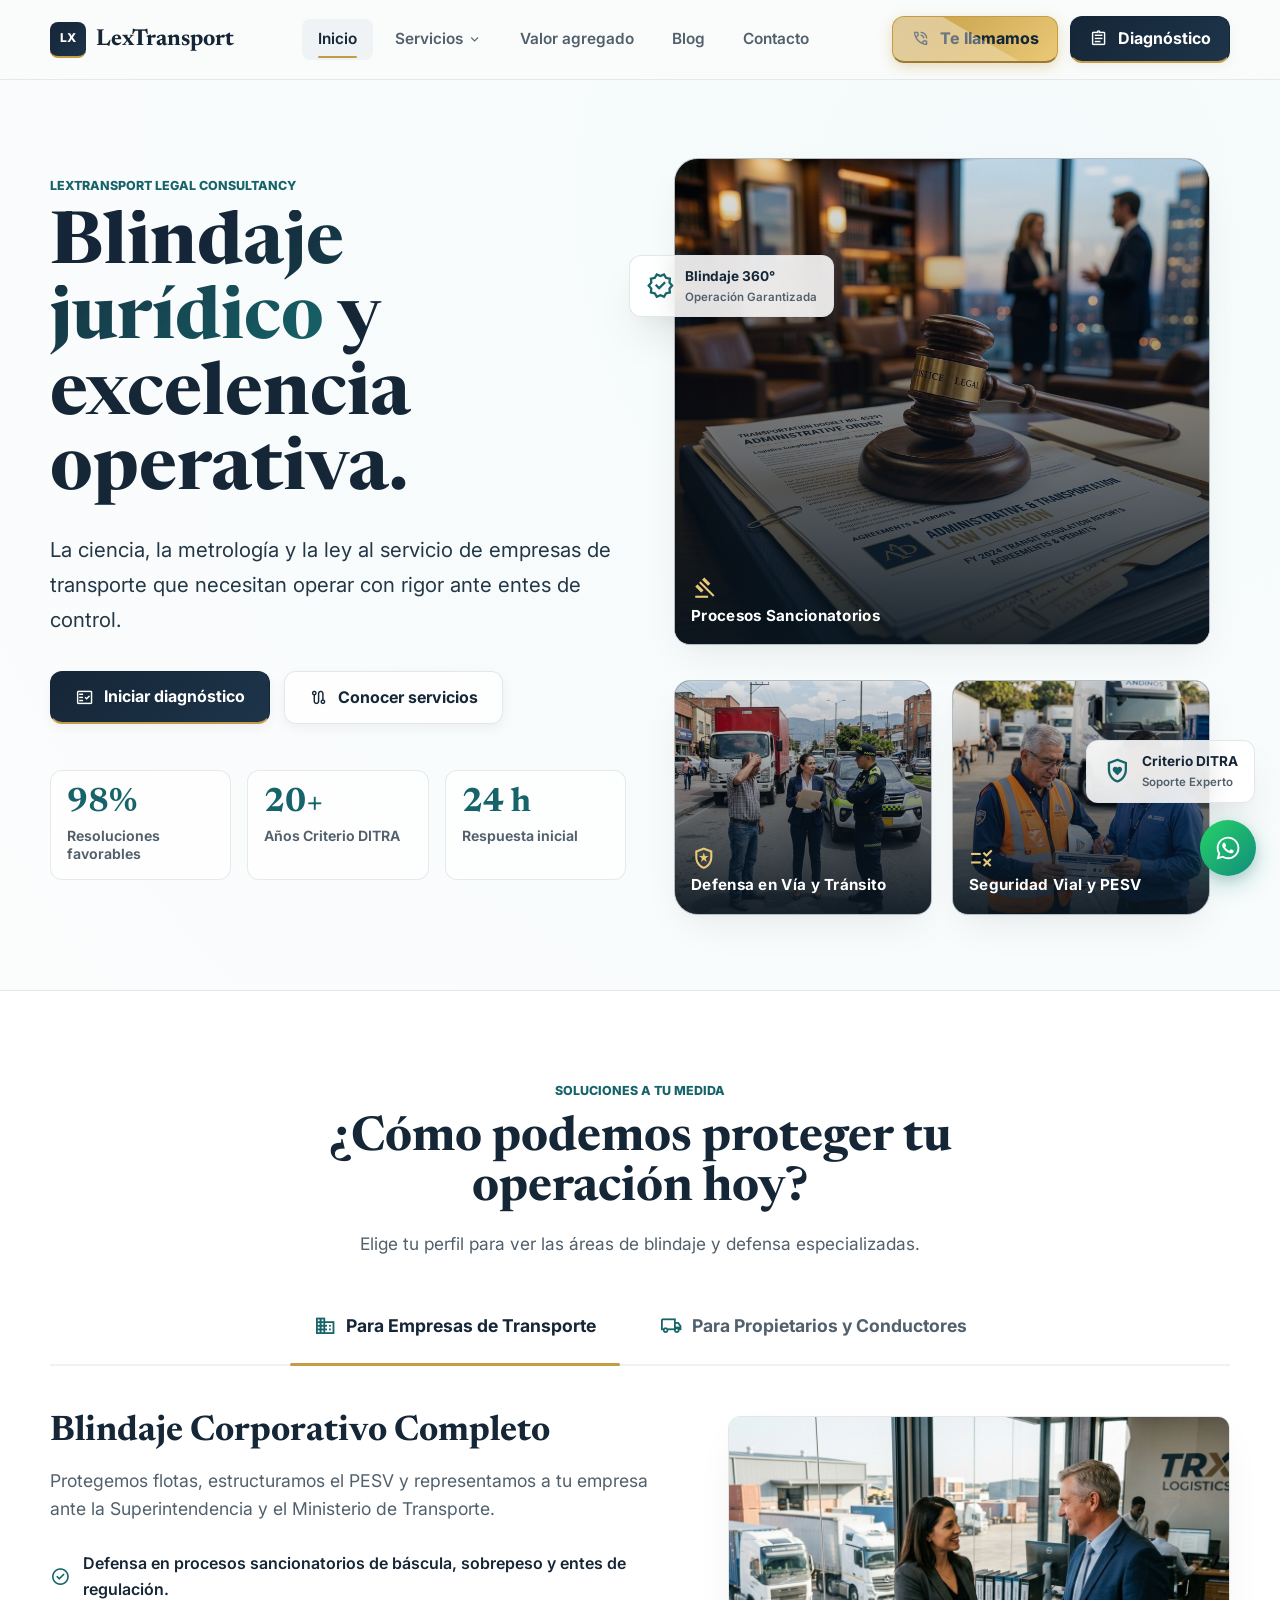
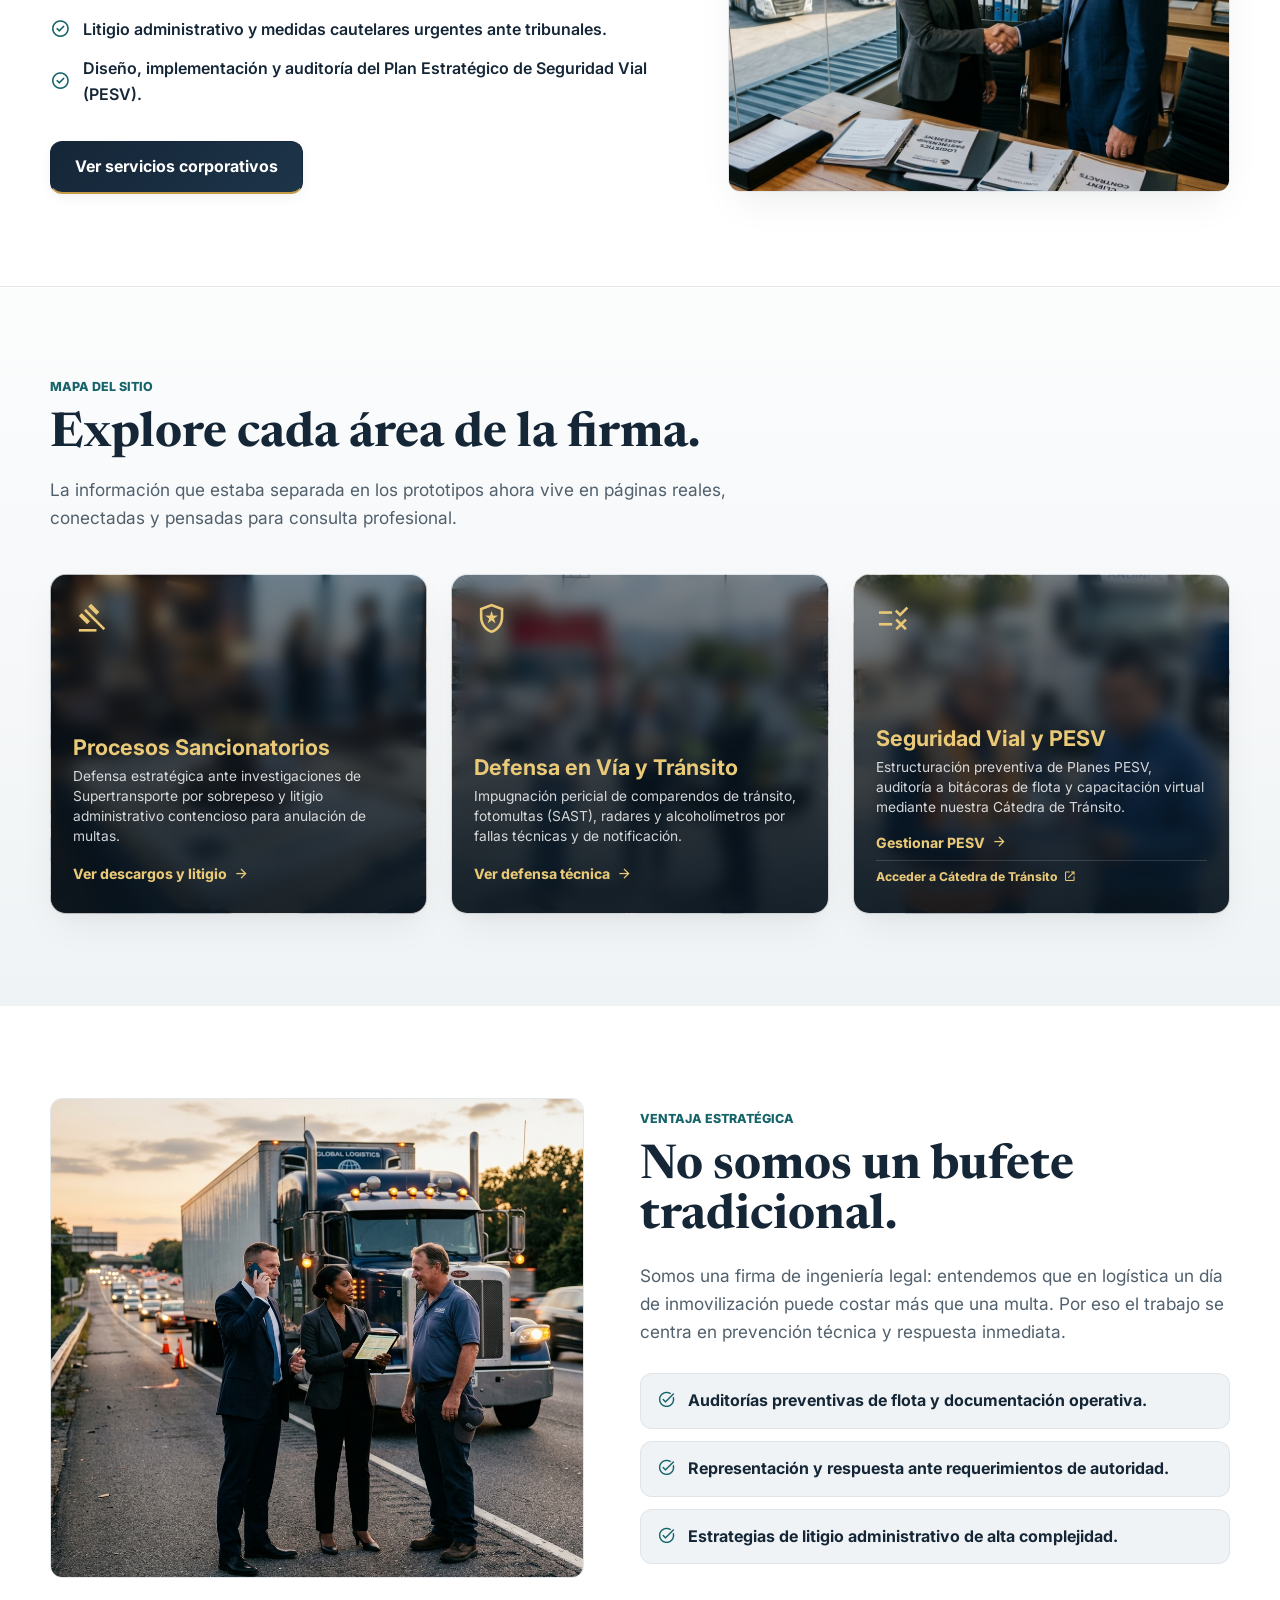
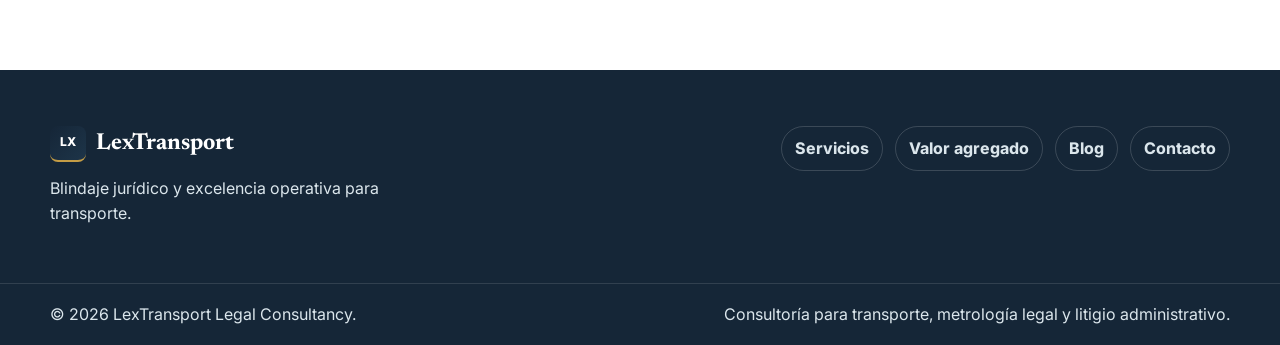
<file: index.html>
<!doctype html>
<html lang="es">
  <head>
    <meta charset="utf-8">
    <meta name="viewport" content="width=device-width, initial-scale=1">
    <meta name="description" content="LexTransport: blindaje jurídico, metrología legal y excelencia operativa para transporte y logística.">
    <title>LexTransport | Inicio</title>
    <link rel="preconnect" href="https://fonts.googleapis.com">
    <link rel="preconnect" href="https://fonts.gstatic.com" crossorigin>
    <link href="https://fonts.googleapis.com/css2?family=Inter:wght@400;500;600;700;800&family=Newsreader:wght@500;600;700&family=Material+Symbols+Outlined:opsz,wght,FILL,GRAD@20..48,300..700,0..1,0&display=swap" rel="stylesheet">
    <link rel="stylesheet" href="assets/css/styles.css?v=1.0.4">
  </head>
  <body data-page="inicio">
    <header class="site-header" data-header>
      <a class="brand" href="index.html" aria-label="LexTransport inicio"><span class="brand-mark">LX</span><span>LexTransport</span></a>
      <nav class="main-nav" data-nav aria-label="Navegación principal">
        <a href="index.html" data-page-link="inicio">Inicio</a>
        <div class="nav-dropdown-wrapper">
          <a href="servicios.html" data-page-link="servicios" class="nav-dropdown-trigger">Servicios <span class="material-symbols-outlined" style="font-size: 0.95rem; margin-left: 2px;">keyboard_arrow_down</span></a>
          <div class="nav-dropdown">
            <div class="nav-dropdown-grid">
              <a href="servicios.html#sancionatorios" class="nav-dropdown-item">
                <span class="material-symbols-outlined">gavel</span>
                <div>
                  <h4>Procesos Sancionatorios</h4>
                  <p>Defensa técnica y medios de control.</p>
                </div>
              </a>
              <a href="servicios.html#defensa-via" class="nav-dropdown-item">
                <span class="material-symbols-outlined">local_police</span>
                <div>
                  <h4>Defensa en Vía y Tránsito</h4>
                  <p>Fotomultas, radares y alcoholemia.</p>
                </div>
              </a>
              <a href="servicios.html#seguridad-vial" class="nav-dropdown-item" style="grid-column: span 2;">
                <span class="material-symbols-outlined">rule</span>
                <div>
                  <h4>Seguridad Vial y PESV</h4>
                  <p>Implementación PESV, auditorías de flota y Cátedra de Tránsito.</p>
                </div>
              </a>
            </div>
          </div>
        </div>
        <a href="valor-agregado.html" data-page-link="valor">Valor agregado</a>
        <a href="actualidad.html" data-page-link="actualidad">Blog</a>
        <a href="contacto.html" data-page-link="contacto">Contacto</a>
      </nav>
      <div class="header-actions">
        <button class="button button-secondary button-small" data-callback-trigger><span class="material-symbols-outlined" aria-hidden="true">phone_in_talk</span>Te llamamos</button>
        <a class="button button-primary button-small" href="contacto.html"><span class="material-symbols-outlined" aria-hidden="true">assignment</span>Diagnóstico</a>
        <button class="menu-toggle" type="button" data-menu-toggle aria-label="Abrir menú" aria-expanded="false"><span class="material-symbols-outlined" aria-hidden="true">menu</span></button>
      </div>
    </header>

    <main>
      <section class="hero section" aria-labelledby="hero-title">
        <div class="hero-split-grid container">
          <div class="hero-copy">
            <p class="eyebrow">LexTransport Legal Consultancy</p>
            <h1 id="hero-title"><span class="text-gradient">Blindaje jurídico</span> y excelencia operativa.</h1>
            <p class="hero-lede">La ciencia, la metrología y la ley al servicio de empresas de transporte que necesitan operar con rigor ante entes de control.</p>
            <div class="hero-actions">
              <a class="button button-primary" href="contacto.html"><span class="material-symbols-outlined" aria-hidden="true">fact_check</span>Iniciar diagnóstico</a>
              <a class="button button-secondary" href="servicios.html"><span class="material-symbols-outlined" aria-hidden="true">route</span>Conocer servicios</a>
            </div>
            <dl class="hero-metrics" aria-label="Indicadores de LexTransport">
              <div><dt>98%</dt><dd>Resoluciones favorables</dd></div>
              <div><dt>20+</dt><dd>Años Criterio DITRA</dd></div>
              <div><dt>24 h</dt><dd>Respuesta inicial</dd></div>
            </dl>
          </div>
          <div class="hero-showcase">
            <div class="collage-grid">
              <a href="servicios.html#sancionatorios" class="collage-card card-sancionatorios">
                <img src="assets/img/sancionatorios_legal.png" alt="Procesos Sancionatorios y Medios de Control">
                <div class="collage-overlay">
                  <span class="material-symbols-outlined">gavel</span>
                  <span>Procesos Sancionatorios</span>
                </div>
              </a>
              <a href="servicios.html#defensa-via" class="collage-card card-via">
                <img src="assets/img/defensa_via_legal.png" alt="Defensa en Vía y Tránsito">
                <div class="collage-overlay">
                  <span class="material-symbols-outlined">local_police</span>
                  <span>Defensa en Vía y Tránsito</span>
                </div>
              </a>
              <a href="servicios.html#seguridad-vial" class="collage-card card-seguridad">
                <img src="assets/img/seguridad_vial_pesv.png" alt="Seguridad Vial y PESV">
                <div class="collage-overlay">
                  <span class="material-symbols-outlined">rule</span>
                  <span>Seguridad Vial y PESV</span>
                </div>
              </a>
              <div class="floating-badge badge-trust">
                <span class="material-symbols-outlined">verified</span>
                <div>
                  <strong>Blindaje 360°</strong>
                  <span>Operación Garantizada</span>
                </div>
              </div>
              <div class="floating-badge badge-ditra">
                <span class="material-symbols-outlined">shield_with_heart</span>
                <div>
                  <strong>Criterio DITRA</strong>
                  <span>Soporte Experto</span>
                </div>
              </div>
            </div>
          </div>
        </div>
      </section>

      <section class="section segmenter-section">
        <div class="container">
          <div class="section-heading narrow">
            <p class="eyebrow">Soluciones a tu medida</p>
            <h2>¿Cómo podemos proteger tu operación hoy?</h2>
            <p>Elige tu perfil para ver las áreas de blindaje y defensa especializadas.</p>
          </div>
          
          <div class="segmenter-tabs">
            <button class="segmenter-tab active" data-tab-target="empresas">
              <span class="material-symbols-outlined" aria-hidden="true">domain</span>
              Para Empresas de Transporte
            </button>
            <button class="segmenter-tab" data-tab-target="conductores">
              <span class="material-symbols-outlined" aria-hidden="true">local_shipping</span>
              Para Propietarios y Conductores
            </button>
          </div>
          
          <div class="segmenter-content active" id="tab-empresas">
            <div class="segmenter-grid">
              <div class="segmenter-info">
                <h3>Blindaje Corporativo Completo</h3>
                <p>Protegemos flotas, estructuramos el PESV y representamos a tu empresa ante la Superintendencia y el Ministerio de Transporte.</p>
                <ul class="check-list-light">
                  <li><span class="material-symbols-outlined" aria-hidden="true">check_circle</span> Defensa en procesos sancionatorios de báscula, sobrepeso y entes de regulación.</li>
                  <li><span class="material-symbols-outlined" aria-hidden="true">check_circle</span> Litigio administrativo y medidas cautelares urgentes ante tribunales.</li>
                  <li><span class="material-symbols-outlined" aria-hidden="true">check_circle</span> Diseño, implementación y auditoría del Plan Estratégico de Seguridad Vial (PESV).</li>
                </ul>
                <a href="servicios.html" class="button button-primary">Ver servicios corporativos</a>
              </div>
              <div class="segmenter-media">
                <img src="assets/img/blindaje_corporativo.png" alt="Blindaje corporativo y cumplimiento normativo para empresas de transporte">
              </div>
            </div>
          </div>
          
          <div class="segmenter-content" id="tab-conductores">
            <div class="segmenter-grid">
              <div class="segmenter-info">
                <h3>Defensa en Vía e Impugnaciones</h3>
                <p>Asistencia inmediata y peritaje metrológico para proteger tu licencia, desvirtuar comparendos y solucionar inmovilizaciones.</p>
                <ul class="check-list-light">
                  <li><span class="material-symbols-outlined" aria-hidden="true">check_circle</span> Impugnación de fotomultas (SAST) por culpabilidad y fallas de notificación.</li>
                  <li><span class="material-symbols-outlined" aria-hidden="true">check_circle</span> Defensa técnica ante alcohosensores y radares de velocidad en vía.</li>
                  <li><span class="material-symbols-outlined" aria-hidden="true">check_circle</span> Verificación metrológica de calibración y homologación de dispositivos de tránsito.</li>
                </ul>
                <button class="button button-primary" data-callback-trigger><span class="material-symbols-outlined" aria-hidden="true">phone_in_talk</span>Solicitar llamada de defensa</button>
              </div>
              <div class="segmenter-media">
                <img src="assets/img/defensa_conductores_via.png" alt="Asistencia inmediata y peritaje metrológico para conductores en vía">
              </div>
            </div>
          </div>
        </div>
      </section>

      <section class="section services">
        <div class="container">
          <div class="section-heading">
            <p class="eyebrow">Mapa del sitio</p>
            <h2>Explore cada área de la firma.</h2>
            <p>La información que estaba separada en los prototipos ahora vive en páginas reales, conectadas y pensadas para consulta profesional.</p>
          </div>
          
          <div class="cuadritos-grid">
            <article class="cuadrito-card" style="background-image: url('assets/img/sancionatorios_legal.png');">
              <div class="cuadrito-overlay">
                <span class="material-symbols-outlined cuadrito-icon" aria-hidden="true">gavel</span>
                <div>
                  <h3>Procesos Sancionatorios</h3>
                  <p>Defensa estratégica ante investigaciones de Supertransporte por sobrepeso y litigio administrativo contencioso para anulación de multas.</p>
                  <a href="servicios.html#sancionatorios">Ver descargos y litigio <span class="material-symbols-outlined" aria-hidden="true">arrow_forward</span></a>
                </div>
              </div>
            </article>
            
            <article class="cuadrito-card" style="background-image: url('assets/img/defensa_via_legal.png');">
              <div class="cuadrito-overlay">
                <span class="material-symbols-outlined cuadrito-icon" aria-hidden="true">local_police</span>
                <div>
                  <h3>Defensa en Vía y Tránsito</h3>
                  <p>Impugnación pericial de comparendos de tránsito, fotomultas (SAST), radares y alcoholímetros por fallas técnicas y de notificación.</p>
                  <a href="servicios.html#defensa-via">Ver defensa técnica <span class="material-symbols-outlined" aria-hidden="true">arrow_forward</span></a>
                </div>
              </div>
            </article>
            
            <article class="cuadrito-card" style="background-image: url('assets/img/seguridad_vial_pesv.png');">
              <div class="cuadrito-overlay">
                <span class="material-symbols-outlined cuadrito-icon" aria-hidden="true">rule</span>
                <div>
                  <h3>Seguridad Vial y PESV</h3>
                  <p>Estructuración preventiva de Planes PESV, auditoría a bitácoras de flota y capacitación virtual mediante nuestra Cátedra de Tránsito.</p>
                  <div style="display: flex; flex-direction: column; gap: 6px;">
                    <a href="servicios.html#seguridad-vial">Gestionar PESV <span class="material-symbols-outlined" aria-hidden="true">arrow_forward</span></a>
                    <a href="https://classroom.google.com/c/ODYyOTExMjY0Mzk4" target="_blank" rel="noopener" style="font-size: 0.76rem; border-top: 1px solid rgba(255,255,255,0.15); padding-top: 6px; color: var(--gold-2) !important;">
                      Acceder a Cátedra de Tránsito <span class="material-symbols-outlined" style="font-size: 0.85rem;">open_in_new</span>
                    </a>
                  </div>
                </div>
              </div>
            </article>
          </div>
        </div>
      </section>

      <section class="section operations-band">
        <div class="container operations-grid">
          <div class="media-panel"><img src="assets/img/operations-hub.jpg" alt="Estanterías de almacén logístico con mercancía paletizada"></div>
          <div class="operations-copy">
            <p class="eyebrow">Ventaja estratégica</p>
            <h2>No somos un bufete tradicional.</h2>
            <p>Somos una firma de ingeniería legal: entendemos que en logística un día de inmovilización puede costar más que una multa. Por eso el trabajo se centra en prevención técnica y respuesta inmediata.</p>
            <div class="check-list">
              <div><span class="material-symbols-outlined" aria-hidden="true">task_alt</span>Auditorías preventivas de flota y documentación operativa.</div>
              <div><span class="material-symbols-outlined" aria-hidden="true">task_alt</span>Representación y respuesta ante requerimientos de autoridad.</div>
              <div><span class="material-symbols-outlined" aria-hidden="true">task_alt</span>Estrategias de litigio administrativo de alta complejidad.</div>
            </div>
          </div>
        </div>
      </section>
    </main>

    <footer class="site-footer">
      <div class="container footer-grid">
        <div>
          <a class="brand footer-brand" href="index.html"><span class="brand-mark">LX</span><span>LexTransport</span></a>
          <p>Blindaje jurídico y excelencia operativa para transporte.</p>
        </div>
        <nav aria-label="Navegación de pie de página">
          <a href="servicios.html">Servicios</a>
          <a href="valor-agregado.html">Valor agregado</a>
          <a href="actualidad.html">Blog</a>
          <a href="contacto.html">Contacto</a>
        </nav>
      </div>
      <div class="footer-bottom"><span>© <span data-year></span> LexTransport Legal Consultancy.</span><span>Consultoría para transporte, metrología legal y litigio administrativo.</span></div>
    </footer>

    <!-- Modal Te Llamamos -->
    <div class="callback-modal" id="callbackModal" aria-hidden="true" role="dialog">
      <div class="callback-modal-overlay" data-callback-close></div>
      <div class="callback-modal-container">
        <button class="callback-modal-close" data-callback-close aria-label="Cerrar modal">&times;</button>
        <div class="callback-modal-content">
          <h3>¿Inmovilizado o con dudas?</h3>
          <p>Déjanos tu número y un abogado especialista te llamará en menos de 10 minutos.</p>
          <form class="callback-form" data-callback-form style="display: grid; gap: 14px;">
            <div class="form-row">
              <label for="modalPhone">Teléfono / WhatsApp</label>
              <input type="tel" id="modalPhone" name="telefono" required placeholder="Ej. 300 123 4567">
            </div>
            <button type="submit" class="button button-primary w-full" style="margin-top: 10px;">Solicitar llamada</button>
          </form>
          <div class="callback-success-message" style="display: none;">
            <span class="material-symbols-outlined" style="font-size: 3rem; color: var(--gold); margin-bottom: 12px;">phone_callback</span>
            <h4>¡Solicitud recibida!</h4>
            <p>Un abogado se pondrá en contacto contigo en breve.</p>
          </div>
        </div>
      </div>
    </div>

    <!-- Botón Flotante de WhatsApp -->
    <a href="https://wa.me/573242602698?text=Hola,%20quisiera%20recibir%20asesor%C3%ADa%20legal%20para%20mi%20operaci%C3%B3n%20de%20transporte." class="whatsapp-btn" target="_blank" rel="noopener" aria-label="Contactar por WhatsApp">
      <span class="whatsapp-badge">Chatea con nosotros</span>
      <span class="whatsapp-icon-wrapper">
        <svg xmlns="http://www.w3.org/2000/svg" viewBox="0 0 448 512" fill="currentColor">
          <path d="M380.9 97.1C339 55.1 283.2 32 223.9 32c-122.4 0-222 99.6-222 222 0 39.1 10.2 77.3 29.6 111L0 480l117.7-30.9c32.4 17.7 68.9 27 106.1 27h.1c122.3 0 224.1-99.6 224.1-222 0-59.3-25.2-115-67.1-157zm-157 341.6c-33.2 0-65.7-8.9-94-25.7l-6.7-4-69.8 18.3L72 359.2l-4.4-7c-18.5-29.4-28.2-63.3-28.2-98.2 0-101.7 82.8-184.5 184.6-184.5 49.3 0 95.6 19.2 130.4 54.1 34.8 34.9 56.2 81.2 56.1 130.5 0 101.8-84.9 184.6-186.6 184.6zm101.2-138.2c-5.5-2.8-32.8-16.2-37.9-18-5.1-1.9-8.8-2.8-12.5 2.8-3.7 5.6-14.3 18-17.6 21.8-3.2 3.7-6.5 4.2-12 1.4-32.6-16.3-54-29.1-75.5-66-5.7-9.8 5.7-9.1 16.3-30.3 1.8-3.7 .9-6.9-.5-9.7-1.4-2.8-12.5-30.1-17.1-41.2-4.5-10.8-9.1-9.3-12.5-9.5-3.2-.2-6.9-.2-10.6-.2-3.7 0-9.7 1.4-14.8 6.9-5.1 5.6-19.4 19-19.4 46.3 0 27.3 19.9 53.7 22.6 57.4 2.8 3.7 39.1 59.7 94.8 83.8 35.2 15.2 49 16.5 66.6 13.9 10.7-1.6 32.8-13.4 37.4-26.4 4.6-13 4.6-24.1 3.2-26.4-1.3-2.5-5-3.9-10.5-6.6z"/>
        </svg>
      </span>
    </a>

    <script src="assets/js/main.js"></script>
  </body>
</html>
</file>
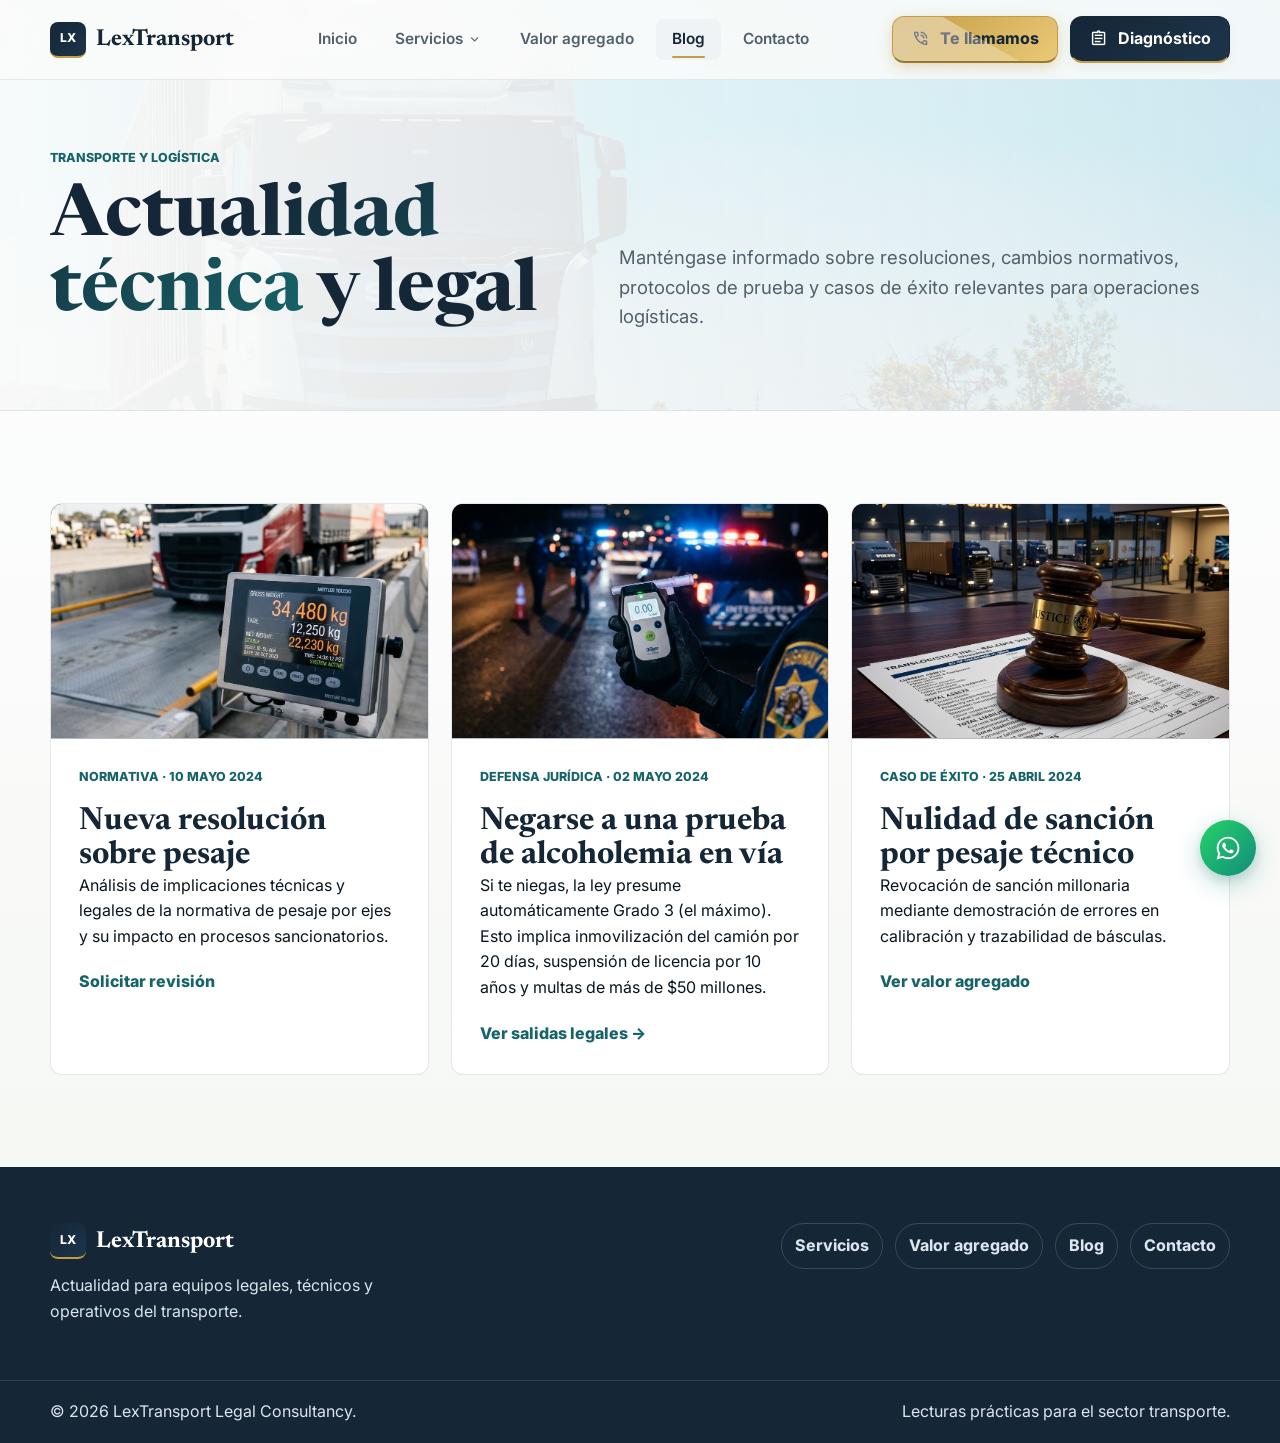
<file: actualidad.html>
<!doctype html>
<html lang="es">
  <head>
    <meta charset="utf-8">
    <meta name="viewport" content="width=device-width, initial-scale=1">
    <meta name="description" content="Actualidad en transporte y logística: resoluciones, alcoholimetría, pesaje técnico y casos de éxito.">
    <title>Actualidad | LexTransport</title>
    <link rel="preconnect" href="https://fonts.googleapis.com">
    <link rel="preconnect" href="https://fonts.gstatic.com" crossorigin>
    <link href="https://fonts.googleapis.com/css2?family=Inter:wght@400;500;600;700;800&family=Newsreader:wght@500;600;700&family=Material+Symbols+Outlined:opsz,wght,FILL,GRAD@20..48,300..700,0..1,0&display=swap" rel="stylesheet">
    <link rel="stylesheet" href="assets/css/styles.css?v=1.0.2">
  </head>
  <body data-page="actualidad">
    <header class="site-header" data-header><a class="brand" href="index.html"><span class="brand-mark">LX</span><span>LexTransport</span></a><nav class="main-nav" data-nav aria-label="Navegación principal">
        <a href="index.html" data-page-link="inicio">Inicio</a>
        <div class="nav-dropdown-wrapper">
          <a href="servicios.html" data-page-link="servicios" class="nav-dropdown-trigger">Servicios <span class="material-symbols-outlined" style="font-size: 0.95rem; margin-left: 2px;">keyboard_arrow_down</span></a>
          <div class="nav-dropdown">
            <div class="nav-dropdown-grid">
              <a href="servicios.html#sancionatorios" class="nav-dropdown-item">
                <span class="material-symbols-outlined">gavel</span>
                <div>
                  <h4>Procesos Sancionatorios</h4>
                  <p>Defensa técnica y medios de control.</p>
                </div>
              </a>
              <a href="servicios.html#defensa-via" class="nav-dropdown-item">
                <span class="material-symbols-outlined">local_police</span>
                <div>
                  <h4>Defensa en Vía y Tránsito</h4>
                  <p>Fotomultas, radares y alcoholemia.</p>
                </div>
              </a>
              <a href="servicios.html#seguridad-vial" class="nav-dropdown-item" style="grid-column: span 2;">
                <span class="material-symbols-outlined">rule</span>
                <div>
                  <h4>Seguridad Vial y PESV</h4>
                  <p>Implementación PESV, auditorías de flota y Cátedra de Tránsito.</p>
                </div>
              </a>
            </div>
          </div>
        </div>
        <a href="valor-agregado.html" data-page-link="valor">Valor agregado</a>
        <a href="actualidad.html" data-page-link="actualidad">Blog</a>
        <a href="contacto.html" data-page-link="contacto">Contacto</a>
      </nav><div class="header-actions"><button class="button button-secondary button-small" data-callback-trigger><span class="material-symbols-outlined" aria-hidden="true">phone_in_talk</span>Te llamamos</button><a class="button button-primary button-small" href="contacto.html"><span class="material-symbols-outlined" aria-hidden="true">assignment</span>Diagnóstico</a><button class="menu-toggle" type="button" data-menu-toggle aria-label="Abrir menú" aria-expanded="false"><span class="material-symbols-outlined" aria-hidden="true">menu</span></button></div></header>
    <main>
      <section class="page-hero">
        <div class="container page-hero-grid">
          <div><p class="eyebrow">Transporte y logística</p><h1><span class="text-gradient">Actualidad técnica</span> y legal</h1></div>
          <p>Manténgase informado sobre resoluciones, cambios normativos, protocolos de prueba y casos de éxito relevantes para operaciones logísticas.</p>
        </div>
      </section>
      <section class="section news">
        <div class="container">
          <div class="news-grid article-grid">
            <article class="news-card">
              <div class="news-card-media">
                <img src="assets/img/news_pesaje.png" alt="Pantalla de pesaje de báscula de camiones">
              </div>
              <div class="news-card-body">
                <p class="news-meta">Normativa · 10 mayo 2024</p>
                <h2>Nueva resolución sobre pesaje</h2>
                <p>Análisis de implicaciones técnicas y legales de la normativa de pesaje por ejes y su impacto en procesos sancionatorios.</p>
                <a class="text-link" href="contacto.html">Solicitar revisión</a>
              </div>
            </article>
            <article class="news-card" style="cursor: pointer;" onclick="window.location='articulo-alcoholemia.html'">
              <div class="news-card-media">
                <img src="assets/img/news_alcoholimetria.png" alt="Dispositivo electrónico de alcoholemia de carretera">
              </div>
              <div class="news-card-body">
                <p class="news-meta">Defensa jurídica · 02 mayo 2024</p>
                <h2 style="color: var(--navy);">Negarse a una prueba de alcoholemia en vía</h2>
                <p>Si te niegas, la ley presume automáticamente Grado 3 (el máximo). Esto implica inmovilización del camión por 20 días, suspensión de licencia por 10 años y multas de más de $50 millones.</p>
                <a class="text-link" href="articulo-alcoholemia.html" onclick="event.stopPropagation()">Ver salidas legales →</a>
              </div>
            </article>
            <article class="news-card">
              <div class="news-card-media">
                <img src="assets/img/news_sancion.png" alt="Mazo de juez legal y balance financiero de empresa">
              </div>
              <div class="news-card-body">
                <p class="news-meta">Caso de éxito · 25 abril 2024</p>
                <h2>Nulidad de sanción por pesaje técnico</h2>
                <p>Revocación de sanción millonaria mediante demostración de errores en calibración y trazabilidad de básculas.</p>
                <a class="text-link" href="valor-agregado.html">Ver valor agregado</a>
              </div>
            </article>
          </div>
        </div>
      </section>
    </main>
    <footer class="site-footer"><div class="container footer-grid"><div><a class="brand footer-brand" href="index.html"><span class="brand-mark">LX</span><span>LexTransport</span></a><p>Actualidad para equipos legales, técnicos y operativos del transporte.</p></div><nav aria-label="Navegación de pie de página"><a href="servicios.html">Servicios</a><a href="valor-agregado.html">Valor agregado</a><a href="actualidad.html">Blog</a><a href="contacto.html">Contacto</a></nav></div><div class="footer-bottom"><span>© <span data-year></span> LexTransport Legal Consultancy.</span><span>Lecturas prácticas para el sector transporte.</span></div></footer>
    <!-- Modal Te Llamamos -->
    <div class="callback-modal" id="callbackModal" aria-hidden="true" role="dialog">
      <div class="callback-modal-overlay" data-callback-close></div>
      <div class="callback-modal-container">
        <button class="callback-modal-close" data-callback-close aria-label="Cerrar modal">&times;</button>
        <div class="callback-modal-content">
          <h3>¿Inmovilizado o con dudas?</h3>
          <p>Déjanos tu número y un abogado especialista te llamará en menos de 10 minutos.</p>
          <form class="callback-form" data-callback-form style="display: grid; gap: 14px;">
            <div class="form-row">
              <label for="modalPhone">Teléfono / WhatsApp</label>
              <input type="tel" id="modalPhone" name="telefono" required placeholder="Ej. 300 123 4567">
            </div>
            <button type="submit" class="button button-primary w-full" style="margin-top: 10px;">Solicitar llamada</button>
          </form>
          <div class="callback-success-message" style="display: none;">
            <span class="material-symbols-outlined" style="font-size: 3rem; color: var(--gold); margin-bottom: 12px;">phone_callback</span>
            <h4>¡Solicitud recibida!</h4>
            <p>Un abogado se pondrá en contacto contigo en breve.</p>
          </div>
        </div>
      </div>
    </div>

    <!-- Botón Flotante de WhatsApp -->
    <a href="https://wa.me/573242602698?text=Hola,%20quisiera%20recibir%20asesor%C3%ADa%20legal%20para%20mi%20operaci%C3%B3n%20de%20transporte." class="whatsapp-btn" target="_blank" rel="noopener" aria-label="Contactar por WhatsApp">
      <span class="whatsapp-badge">Chatea con nosotros</span>
      <span class="whatsapp-icon-wrapper">
        <svg xmlns="http://www.w3.org/2000/svg" viewBox="0 0 448 512" fill="currentColor">
          <path d="M380.9 97.1C339 55.1 283.2 32 223.9 32c-122.4 0-222 99.6-222 222 0 39.1 10.2 77.3 29.6 111L0 480l117.7-30.9c32.4 17.7 68.9 27 106.1 27h.1c122.3 0 224.1-99.6 224.1-222 0-59.3-25.2-115-67.1-157zm-157 341.6c-33.2 0-65.7-8.9-94-25.7l-6.7-4-69.8 18.3L72 359.2l-4.4-7c-18.5-29.4-28.2-63.3-28.2-98.2 0-101.7 82.8-184.5 184.6-184.5 49.3 0 95.6 19.2 130.4 54.1 34.8 34.9 56.2 81.2 56.1 130.5 0 101.8-84.9 184.6-186.6 184.6zm101.2-138.2c-5.5-2.8-32.8-16.2-37.9-18-5.1-1.9-8.8-2.8-12.5 2.8-3.7 5.6-14.3 18-17.6 21.8-3.2 3.7-6.5 4.2-12 1.4-32.6-16.3-54-29.1-75.5-66-5.7-9.8 5.7-9.1 16.3-30.3 1.8-3.7 .9-6.9-.5-9.7-1.4-2.8-12.5-30.1-17.1-41.2-4.5-10.8-9.1-9.3-12.5-9.5-3.2-.2-6.9-.2-10.6-.2-3.7 0-9.7 1.4-14.8 6.9-5.1 5.6-19.4 19-19.4 46.3 0 27.3 19.9 53.7 22.6 57.4 2.8 3.7 39.1 59.7 94.8 83.8 35.2 15.2 49 16.5 66.6 13.9 10.7-1.6 32.8-13.4 37.4-26.4 4.6-13 4.6-24.1 3.2-26.4-1.3-2.5-5-3.9-10.5-6.6z"/>
        </svg>
      </span>
    </a>

    <script src="assets/js/main.js"></script>
  </body>
</html>
</file>
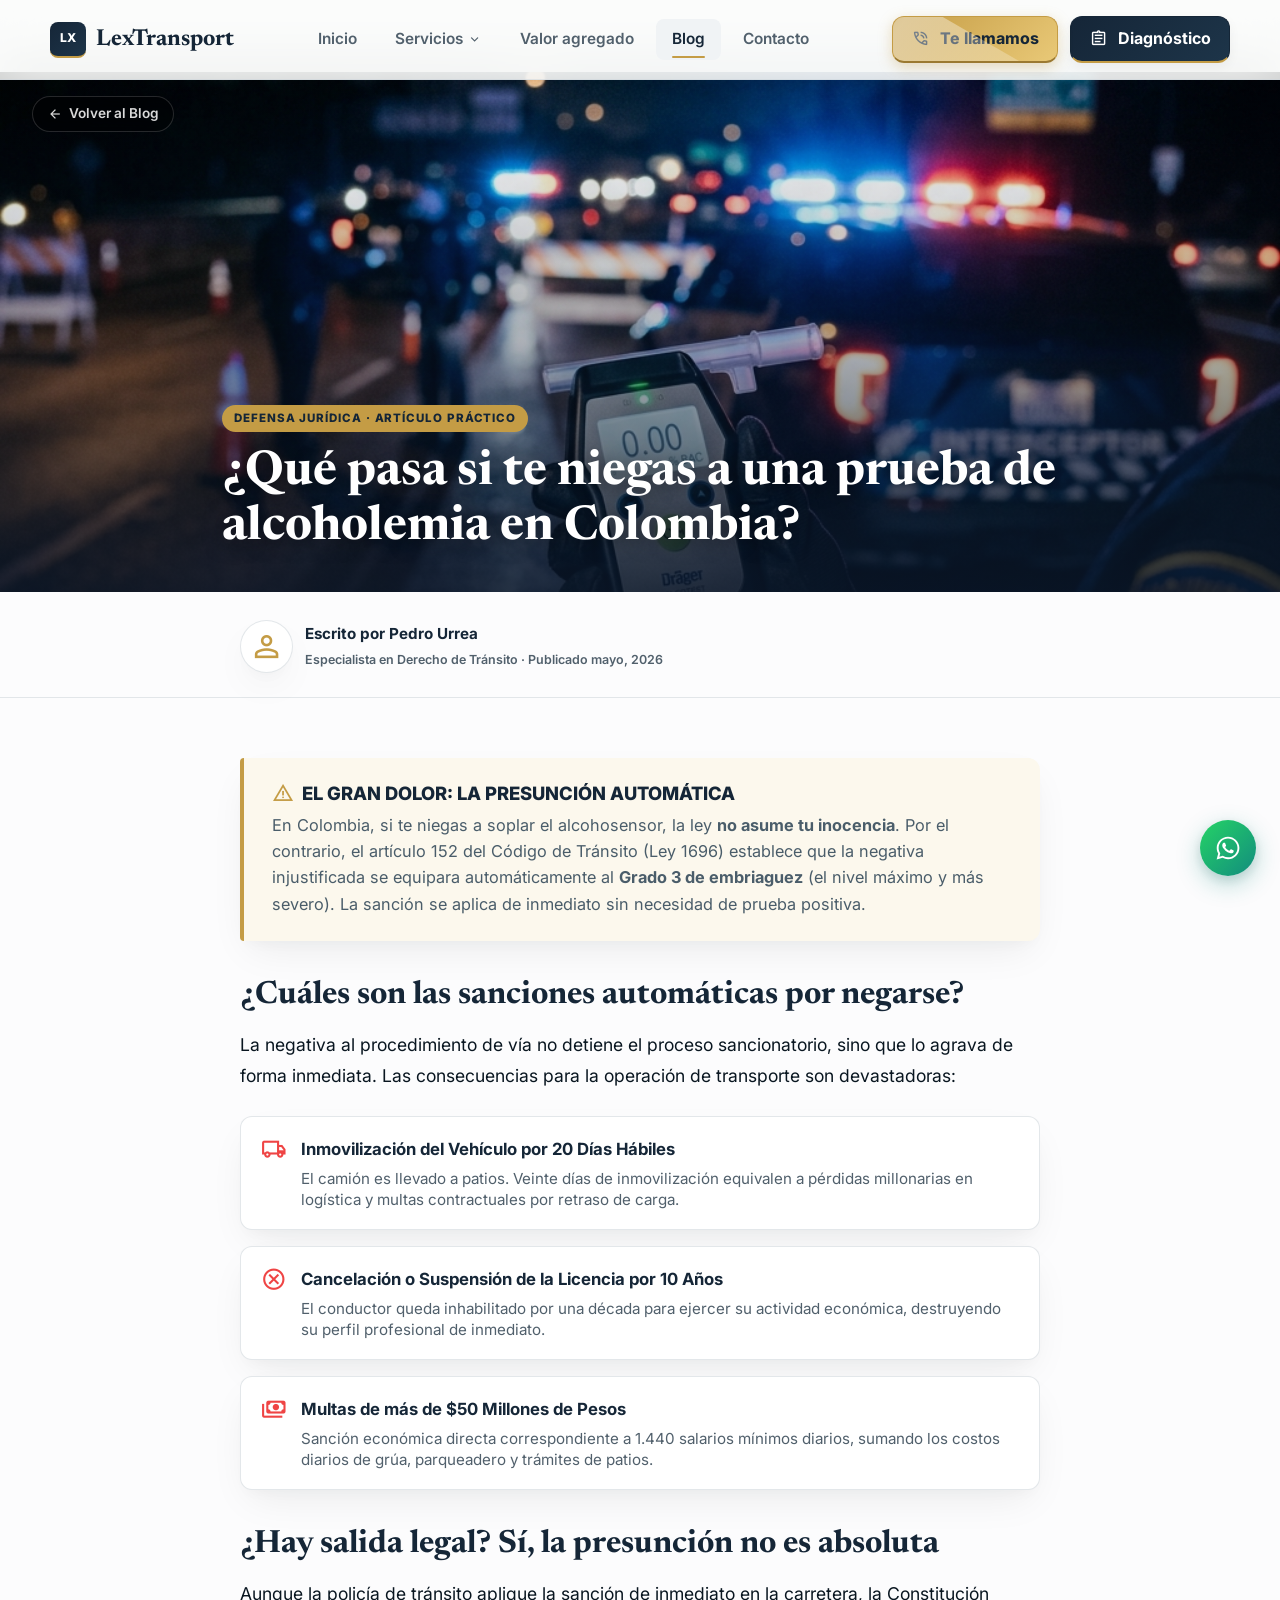
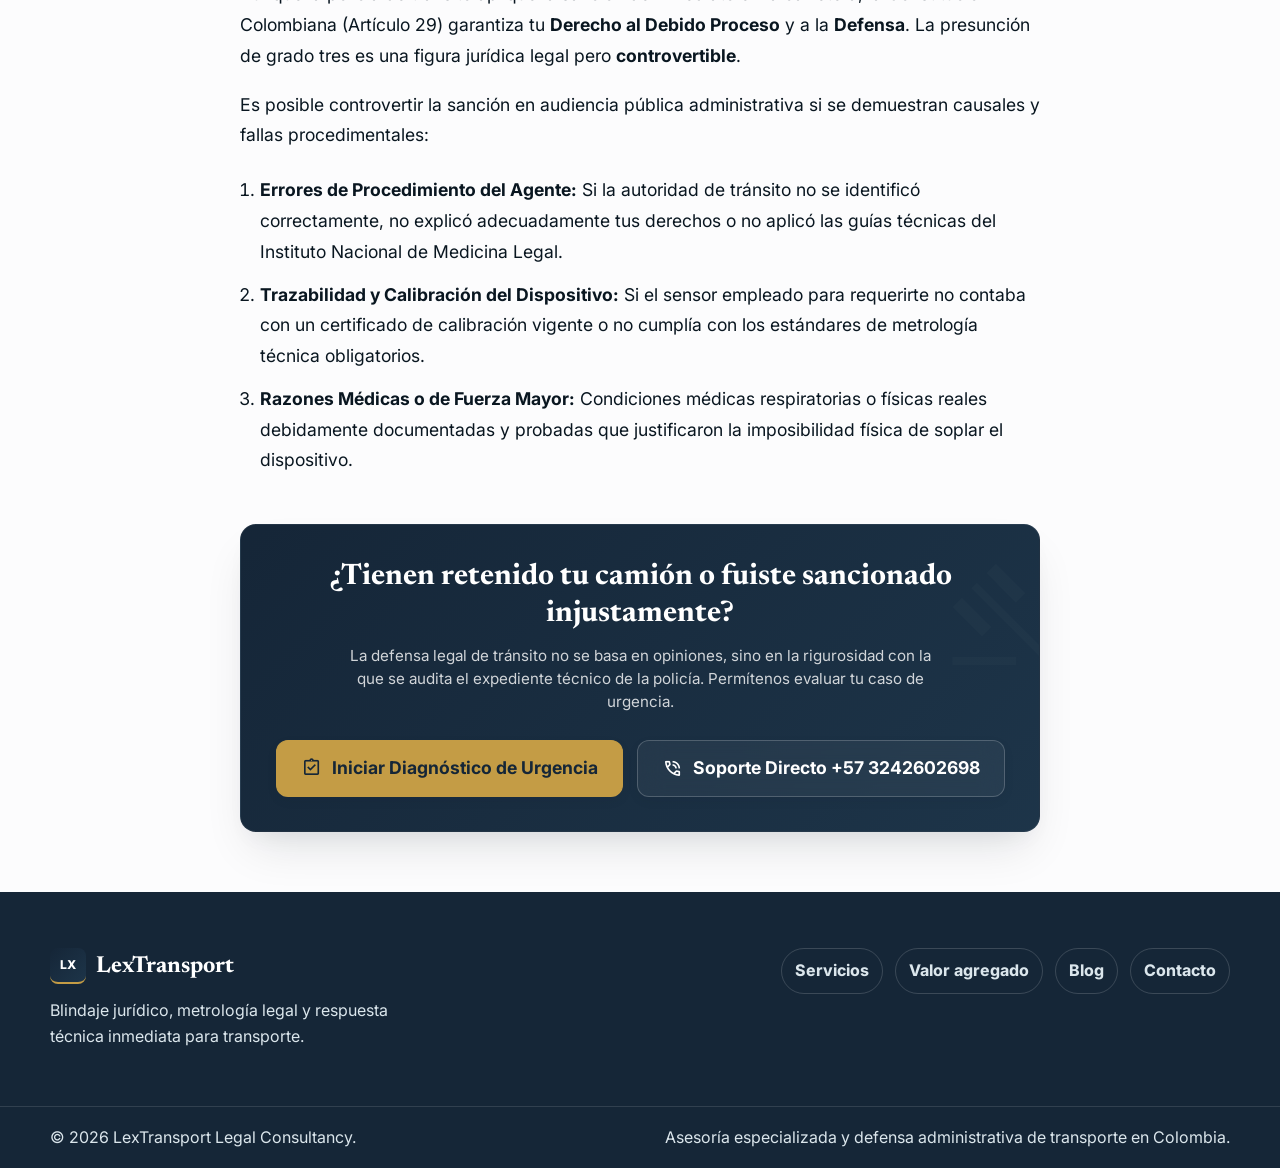
<file: articulo-alcoholemia.html>
<!doctype html>
<html lang="es">
  <head>
    <meta charset="utf-8">
    <meta name="viewport" content="width=device-width, initial-scale=1">
    <meta name="description" content="Consecuencias legales de negarse a la prueba de alcoholemia en Colombia y cómo impugnar sanciones injustas.">
    <title>Negarse a la prueba de alcoholemia | LexTransport Blog</title>
    <link rel="preconnect" href="https://fonts.googleapis.com">
    <link rel="preconnect" href="https://fonts.gstatic.com" crossorigin>
    <link href="https://fonts.googleapis.com/css2?family=Inter:wght@400;500;600;700;800&family=Newsreader:wght@500;600;700&family=Material+Symbols+Outlined:opsz,wght,FILL,GRAD@20..48,300..700,0..1,0&display=swap" rel="stylesheet">
    <link rel="stylesheet" href="assets/css/styles.css?v=1.0.5">
  </head>
  <body data-page="actualidad">
    <header class="site-header" data-header>
      <a class="brand" href="index.html" aria-label="LexTransport inicio"><span class="brand-mark">LX</span><span>LexTransport</span></a>
      <nav class="main-nav" data-nav aria-label="Navegación principal">
        <a href="index.html" data-page-link="inicio">Inicio</a>
        <div class="nav-dropdown-wrapper">
          <a href="servicios.html" data-page-link="servicios" class="nav-dropdown-trigger">Servicios <span class="material-symbols-outlined" style="font-size: 0.95rem; margin-left: 2px;">keyboard_arrow_down</span></a>
          <div class="nav-dropdown">
            <div class="nav-dropdown-grid">
              <a href="servicios.html#sancionatorios" class="nav-dropdown-item">
                <span class="material-symbols-outlined">gavel</span>
                <div>
                  <h4>Procesos Sancionatorios</h4>
                  <p>Defensa técnica y medios de control.</p>
                </div>
              </a>
              <a href="servicios.html#defensa-via" class="nav-dropdown-item">
                <span class="material-symbols-outlined">local_police</span>
                <div>
                  <h4>Defensa en Vía y Tránsito</h4>
                  <p>Fotomultas, radares y alcoholemia.</p>
                </div>
              </a>
              <a href="servicios.html#seguridad-vial" class="nav-dropdown-item" style="grid-column: span 2;">
                <span class="material-symbols-outlined">rule</span>
                <div>
                  <h4>Seguridad Vial y PESV</h4>
                  <p>Implementación PESV, auditorías de flota y Cátedra de Tránsito.</p>
                </div>
              </a>
            </div>
          </div>
        </div>
        <a href="valor-agregado.html" data-page-link="valor">Valor agregado</a>
        <a href="actualidad.html" data-page-link="actualidad">Blog</a>
        <a href="contacto.html" data-page-link="contacto">Contacto</a>
      </nav>
      <div class="header-actions">
        <button class="button button-secondary button-small" data-callback-trigger><span class="material-symbols-outlined" aria-hidden="true">phone_in_talk</span>Te llamamos</button>
        <a class="button button-primary button-small" href="contacto.html"><span class="material-symbols-outlined" aria-hidden="true">assignment</span>Diagnóstico</a>
        <button class="menu-toggle" type="button" data-menu-toggle aria-label="Abrir menú" aria-expanded="false"><span class="material-symbols-outlined" aria-hidden="true">menu</span></button>
      </div>
    </header>

    <main>
      <article class="article-detail-section">

        <!-- HERO FOTO INICIAL: pantalla completa, lo primero que se ve -->
        <div class="article-hero-photo" style="width: 100%; height: 520px; overflow: hidden; position: relative; margin-top: 72px;">
          <img src="assets/img/news_alcoholimetria.png" alt="Control de alcoholemia en carretera nocturna" style="width: 100%; height: 100%; object-fit: cover; object-position: center 30%;">
          <!-- Gradiente de texto sobre la foto -->
          <div style="position: absolute; inset: 0; background: linear-gradient(to top, rgba(10,22,40,0.85) 0%, rgba(10,22,40,0.3) 50%, transparent 100%);"></div>
          <!-- Breadcrumb sobre la foto -->
          <div style="position: absolute; top: 24px; left: 32px;">
            <a href="actualidad.html" style="display: inline-flex; align-items: center; gap: 6px; color: rgba(255,255,255,0.85); font-size: 0.85rem; font-weight: 600; text-decoration: none; background: rgba(0,0,0,0.3); padding: 6px 14px; border-radius: 20px; backdrop-filter: blur(8px); border: 1px solid rgba(255,255,255,0.15); transition: all 0.2s;"><span class="material-symbols-outlined" style="font-size: 1rem;">arrow_back</span> Volver al Blog</a>
          </div>
          <!-- Tag y título flotante sobre foto -->
          <div style="position: absolute; bottom: 36px; left: 0; right: 0; padding: 0 32px; max-width: 900px; margin: 0 auto;">
            <span style="display: inline-block; background: var(--gold); color: var(--navy); font-size: 0.72rem; font-weight: 800; text-transform: uppercase; letter-spacing: 0.08em; padding: 4px 12px; border-radius: 20px; margin-bottom: 14px;">Defensa Jurídica · Artículo Práctico</span>
            <h1 style="font-family: 'Newsreader', Georgia, serif; font-size: clamp(1.8rem, 4vw, 3rem); color: #ffffff; line-height: 1.15; text-shadow: 0 2px 20px rgba(0,0,0,0.5);">¿Qué pasa si te niegas a una prueba de<br>alcoholemia en Colombia?</h1>
          </div>
        </div>

        <!-- AUTHOR META debajo de la foto -->
        <header class="article-detail-header" style="background: var(--paper); padding: 28px 0 0; border-bottom: 1px solid var(--line);">
          <div class="container" style="max-width: 800px; margin: 0 auto;">
            <div class="article-author-meta" style="display: inline-flex; align-items: center; gap: 12px; padding-bottom: 24px;">
              <span class="material-symbols-outlined" style="font-size: 2.2rem; color: var(--gold); background: var(--white); padding: 8px; border-radius: 50%; border: 1px solid var(--line); box-shadow: var(--shadow);">person</span>
              <div style="text-align: left;">
                <strong style="display: block; color: var(--navy); font-size: 0.95rem;">Escrito por Pedro Urrea</strong>
                <span style="color: var(--muted); font-size: 0.78rem; font-weight: 600;">Especialista en Derecho de Tránsito · Publicado mayo, 2026</span>
              </div>
            </div>
          </div>
        </header>

        <section class="section article-body-content" style="padding: 60px 0;">
          <div class="container" style="max-width: 800px; margin: 0 auto;">

            <!-- El Dolor Principal (Destacado) -->
            <div class="pain-highlight-box" style="background: hsl(43, 72%, 96%); border-left: 4px solid var(--gold); border-radius: 4px 12px 12px 4px; padding: 24px 28px; margin-bottom: 34px; box-shadow: var(--shadow);">
              <h3 style="font-family: 'Inter', sans-serif; font-weight: 800; font-size: 1.15rem; color: var(--navy); margin-bottom: 8px; display: flex; align-items: center; gap: 8px;">
                <span class="material-symbols-outlined" style="color: var(--gold);">warning</span> EL GRAN DOLOR: LA PRESUNCIÓN AUTOMÁTICA
              </h3>
              <p style="color: #4a5d6a; font-size: 1.02rem; line-height: 1.6; margin: 0;">
                En Colombia, si te niegas a soplar el alcohosensor, la ley <strong>no asume tu inocencia</strong>. Por el contrario, el artículo 152 del Código de Tránsito (Ley 1696) establece que la negativa injustificada se equipara automáticamente al <strong>Grado 3 de embriaguez</strong> (el nivel máximo y más severo). La sanción se aplica de inmediato sin necesidad de prueba positiva.
              </p>
            </div>

            <div class="article-text-section" style="color: var(--ink); font-size: 1.1rem; line-height: 1.75;">
              <h2 style="font-family: 'Newsreader', Georgia, serif; font-size: 2rem; color: var(--navy); margin-top: 38px; margin-bottom: 18px;">¿Cuáles son las sanciones automáticas por negarse?</h2>
              <p style="margin-bottom: 24px;">La negativa al procedimiento de vía no detiene el proceso sancionatorio, sino que lo agrava de forma inmediata. Las consecuencias para la operación de transporte son devastadoras:</p>
              
              <ul style="list-style: none; padding: 0; margin: 0 0 34px; display: grid; gap: 16px;">
                <li style="background: var(--white); border: 1px solid var(--line); padding: 18px 20px; border-radius: 12px; display: flex; align-items: flex-start; gap: 14px; box-shadow: var(--shadow);">
                  <span class="material-symbols-outlined" style="color: #ef4444; font-size: 1.6rem; margin-top: 2px;">local_shipping</span>
                  <div>
                    <strong style="color: var(--navy); font-size: 1.05rem; display: block; margin-bottom: 4px;">Inmovilización del Vehículo por 20 Días Hábiles</strong>
                    <p style="margin: 0; font-size: 0.95rem; color: var(--muted); line-height: 1.4;">El camión es llevado a patios. Veinte días de inmovilización equivalen a pérdidas millonarias en logística y multas contractuales por retraso de carga.</p>
                  </div>
                </li>
                <li style="background: var(--white); border: 1px solid var(--line); padding: 18px 20px; border-radius: 12px; display: flex; align-items: flex-start; gap: 14px; box-shadow: var(--shadow);">
                  <span class="material-symbols-outlined" style="color: #ef4444; font-size: 1.6rem; margin-top: 2px;">cancel</span>
                  <div>
                    <strong style="color: var(--navy); font-size: 1.05rem; display: block; margin-bottom: 4px;">Cancelación o Suspensión de la Licencia por 10 Años</strong>
                    <p style="margin: 0; font-size: 0.95rem; color: var(--muted); line-height: 1.4;">El conductor queda inhabilitado por una década para ejercer su actividad económica, destruyendo su perfil profesional de inmediato.</p>
                  </div>
                </li>
                <li style="background: var(--white); border: 1px solid var(--line); padding: 18px 20px; border-radius: 12px; display: flex; align-items: flex-start; gap: 14px; box-shadow: var(--shadow);">
                  <span class="material-symbols-outlined" style="color: #ef4444; font-size: 1.6rem; margin-top: 2px;">payments</span>
                  <div>
                    <strong style="color: var(--navy); font-size: 1.05rem; display: block; margin-bottom: 4px;">Multas de más de $50 Millones de Pesos</strong>
                    <p style="margin: 0; font-size: 0.95rem; color: var(--muted); line-height: 1.4;">Sanción económica directa correspondiente a 1.440 salarios mínimos diarios, sumando los costos diarios de grúa, parqueadero y trámites de patios.</p>
                  </div>
                </li>
              </ul>

              <h2 style="font-family: 'Newsreader', Georgia, serif; font-size: 2rem; color: var(--navy); margin-top: 38px; margin-bottom: 18px;">¿Hay salida legal? Sí, la presunción no es absoluta</h2>
              <p style="margin-bottom: 18px;">Aunque la policía de tránsito aplique la sanción de inmediato en la carretera, la Constitución Colombiana (Artículo 29) garantiza tu <strong>Derecho al Debido Proceso</strong> y a la <strong>Defensa</strong>. La presunción de grado tres es una figura jurídica legal pero <strong>controvertible</strong>.</p>
              <p style="margin-bottom: 24px;">Es posible controvertir la sanción en audiencia pública administrativa si se demuestran causales y fallas procedimentales:</p>
              
              <ol style="padding-left: 20px; margin-bottom: 34px; display: grid; gap: 12px;">
                <li><strong>Errores de Procedimiento del Agente:</strong> Si la autoridad de tránsito no se identificó correctamente, no explicó adecuadamente tus derechos o no aplicó las guías técnicas del Instituto Nacional de Medicina Legal.</li>
                <li><strong>Trazabilidad y Calibración del Dispositivo:</strong> Si el sensor empleado para requerirte no contaba con un certificado de calibración vigente o no cumplía con los estándares de metrología técnica obligatorios.</li>
                <li><strong>Razones Médicas o de Fuerza Mayor:</strong> Condiciones médicas respiratorias o físicas reales debidamente documentadas y probadas que justificaron la imposibilidad física de soplar el dispositivo.</li>
              </ol>

              <!-- Llamado a la Acción de Conversión de Alto Impacto -->
              <div class="article-cta-box" style="background: linear-gradient(135deg, var(--navy) 0%, var(--navy-2) 100%); border-radius: 16px; padding: 34px; color: var(--white); text-align: center; margin-top: 48px; box-shadow: var(--shadow-hover); position: relative; overflow: hidden; border: 1px solid rgba(255,255,255,0.05);">
                <div style="position: absolute; right: -20px; top: -20px; font-size: 8rem; color: rgba(255,255,255,0.02); pointer-events: none; font-family: 'Material Symbols Outlined';">gavel</div>
                <h3 style="font-family: 'Newsreader', Georgia, serif; font-size: 1.85rem; color: var(--white); margin-bottom: 12px; line-height: 1.25;">¿Tienen retenido tu camión o fuiste sancionado injustamente?</h3>
                <p style="font-size: 0.95rem; color: rgba(255,255,255,0.8); margin-bottom: 26px; max-width: 600px; margin-inline: auto; line-height: 1.5;">La defensa legal de tránsito no se basa en opiniones, sino en la rigurosidad con la que se audita el expediente técnico de la policía. Permítenos evaluar tu caso de urgencia.</p>
                <div style="display: flex; gap: 14px; justify-content: center; flex-wrap: wrap;">
                  <a href="contacto.html" class="button button-primary" style="background: var(--gold); border-color: var(--gold); color: var(--navy);"><span class="material-symbols-outlined">assignment_turned_in</span>Iniciar Diagnóstico de Urgencia</a>
                  <a href="https://wa.me/573242602698?text=Hola,%20quisiera%20recibir%20asesor%C3%ADa%20legal%20urgente%20por%20inmovilizaci%C3%B3n/alcoholemia." target="_blank" rel="noopener" class="button button-secondary" style="border-color: rgba(255,255,255,0.2); color: var(--white); background: rgba(255,255,255,0.05);"><span class="material-symbols-outlined">phone_in_talk</span>Soporte Directo +57 3242602698</a>
                </div>
              </div>
            </div>
          </div>
        </section>
      </article>
    </main>

    <footer class="site-footer">
      <div class="container footer-grid">
        <div>
          <a class="brand footer-brand" href="index.html"><span class="brand-mark">LX</span><span>LexTransport</span></a>
          <p>Blindaje jurídico, metrología legal y respuesta técnica inmediata para transporte.</p>
        </div>
        <nav aria-label="Navegación de pie de página">
          <a href="servicios.html">Servicios</a>
          <a href="valor-agregado.html">Valor agregado</a>
          <a href="actualidad.html">Blog</a>
          <a href="contacto.html">Contacto</a>
        </nav>
      </div>
      <div class="footer-bottom">
        <span>© <span data-year></span> LexTransport Legal Consultancy.</span>
        <span>Asesoría especializada y defensa administrativa de transporte en Colombia.</span>
      </div>
    </footer>

    <!-- Modal Te Llamamos -->
    <div class="callback-modal" id="callbackModal" aria-hidden="true" role="dialog">
      <div class="callback-modal-overlay" data-callback-close></div>
      <div class="callback-modal-container">
        <button class="callback-modal-close" data-callback-close aria-label="Cerrar modal">&times;</button>
        <div class="callback-modal-content">
          <h3>¿Inmovilizado o con dudas?</h3>
          <p>Déjanos tu número y un abogado especialista te llamará en menos de 10 minutos.</p>
          <form class="callback-form" data-callback-form style="display: grid; gap: 14px;">
            <div class="form-row">
              <label for="modalPhone">Teléfono / WhatsApp</label>
              <input type="tel" id="modalPhone" name="telefono" required placeholder="Ej. +57 300 000 0000">
            </div>
            <button type="submit" class="button button-primary w-full" style="margin-top: 10px;">Solicitar llamada</button>
          </form>
          <div class="callback-success-message" style="display: none;">
            <span class="material-symbols-outlined" style="font-size: 3rem; color: var(--gold); margin-bottom: 12px;">phone_callback</span>
            <h4>¡Solicitud recibida!</h4>
            <p>Un abogado se pondrá en contacto contigo en breve.</p>
          </div>
        </div>
      </div>
    </div>

    <!-- Botón Flotante de WhatsApp -->
    <a href="https://wa.me/573242602698?text=Hola,%20quisiera%20recibir%20asesor%C3%ADa%20legal%20para%20mi%20operaci%C3%B3n%20de%20transporte." class="whatsapp-btn" target="_blank" rel="noopener" aria-label="Contactar por WhatsApp">
      <span class="whatsapp-badge">Chatea con nosotros</span>
      <span class="whatsapp-icon-wrapper">
        <svg xmlns="http://www.w3.org/2000/svg" viewBox="0 0 448 512" fill="currentColor">
          <path d="M380.9 97.1C339 55.1 283.2 32 223.9 32c-122.4 0-222 99.6-222 222 0 39.1 10.2 77.3 29.6 111L0 480l117.7-30.9c32.4 17.7 68.9 27 106.1 27h.1c122.3 0 224.1-99.6 224.1-222 0-59.3-25.2-115-67.1-157zm-157 341.6c-33.2 0-65.7-8.9-94-25.7l-6.7-4-69.8 18.3L72 359.2l-4.4-7c-18.5-29.4-28.2-63.3-28.2-98.2 0-101.7 82.8-184.5 184.6-184.5 49.3 0 95.6 19.2 130.4 54.1 34.8 34.9 56.2 81.2 56.1 130.5 0 101.8-84.9 184.6-186.6 184.6zm101.2-138.2c-5.5-2.8-32.8-16.2-37.9-18-5.1-1.9-8.8-2.8-12.5 2.8-3.7 5.6-14.3 18-17.6 21.8-3.2 3.7-6.5 4.2-12 1.4-32.6-16.3-54-29.1-75.5-66-5.7-9.8 5.7-9.1 16.3-30.3 1.8-3.7 .9-6.9-.5-9.7-1.4-2.8-12.5-30.1-17.1-41.2-4.5-10.8-9.1-9.3-12.5-9.5-3.2-.2-6.9-.2-10.6-.2-3.7 0-9.7 1.4-14.8 6.9-5.1 5.6-19.4 19-19.4 46.3 0 27.3 19.9 53.7 22.6 57.4 2.8 3.7 39.1 59.7 94.8 83.8 35.2 15.2 49 16.5 66.6 13.9 10.7-1.6 32.8-13.4 37.4-26.4 4.6-13 4.6-24.1 3.2-26.4-1.3-2.5-5-3.9-10.5-6.6z"/>
        </svg>
      </span>
    </a>

    <script src="assets/js/main.js"></script>
  </body>
</html>
</file>
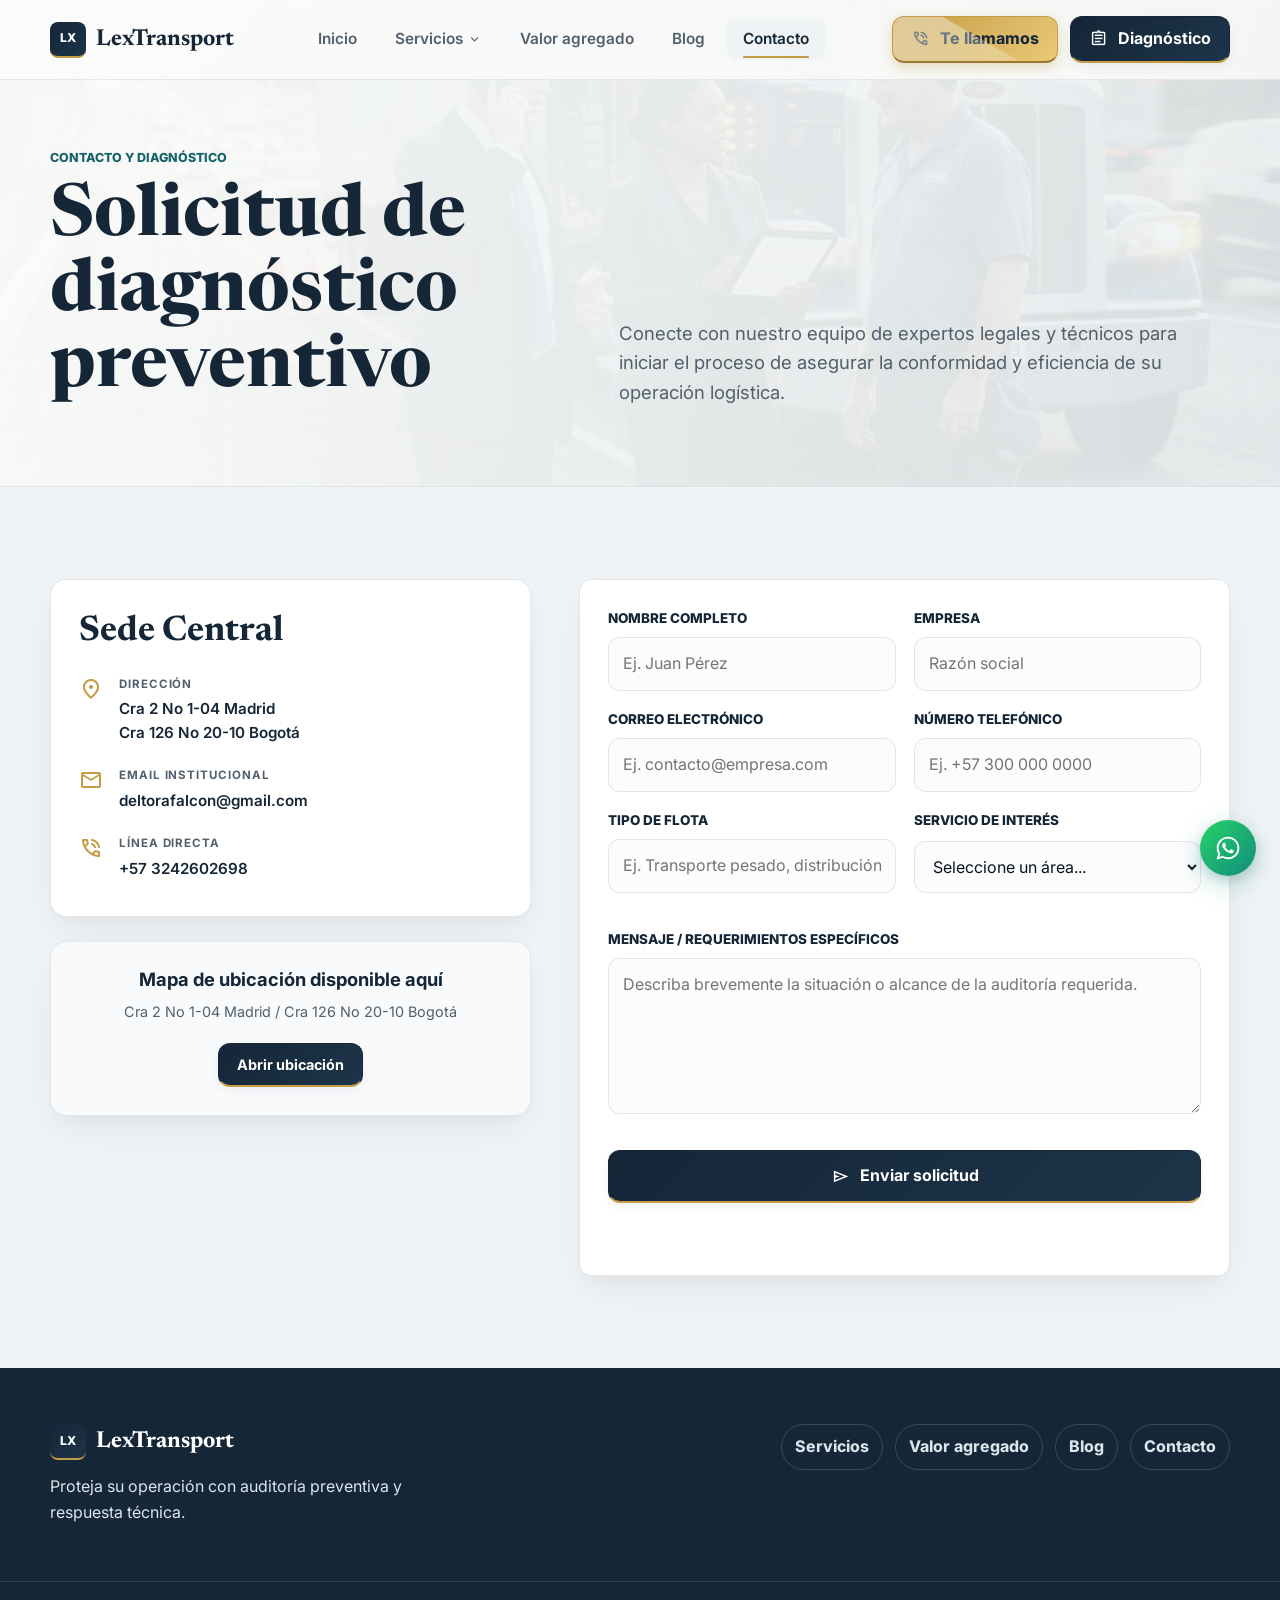
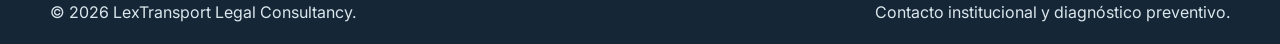
<file: contacto.html>
<!doctype html>
<html lang="es">
  <head>
    <meta charset="utf-8">
    <meta name="viewport" content="width=device-width, initial-scale=1">
    <meta name="description" content="Contacto LexTransport: solicite un diagnóstico preventivo para su operación logística.">
    <title>Contacto | LexTransport</title>
    <link rel="preconnect" href="https://fonts.googleapis.com">
    <link rel="preconnect" href="https://fonts.gstatic.com" crossorigin>
    <link href="https://fonts.googleapis.com/css2?family=Inter:wght@400;500;600;700;800&family=Newsreader:wght@500;600;700&family=Material+Symbols+Outlined:opsz,wght,FILL,GRAD@20..48,300..700,0..1,0&display=swap" rel="stylesheet">
    <link rel="stylesheet" href="assets/css/styles.css?v=1.0.5">
  </head>
  <body data-page="contacto">
    <header class="site-header" data-header><a class="brand" href="index.html"><span class="brand-mark">LX</span><span>LexTransport</span></a><nav class="main-nav" data-nav aria-label="Navegación principal">
        <a href="index.html" data-page-link="inicio">Inicio</a>
        <div class="nav-dropdown-wrapper">
          <a href="servicios.html" data-page-link="servicios" class="nav-dropdown-trigger">Servicios <span class="material-symbols-outlined" style="font-size: 0.95rem; margin-left: 2px;">keyboard_arrow_down</span></a>
          <div class="nav-dropdown">
            <div class="nav-dropdown-grid">
              <a href="servicios.html#sancionatorios" class="nav-dropdown-item">
                <span class="material-symbols-outlined">gavel</span>
                <div>
                  <h4>Procesos Sancionatorios</h4>
                  <p>Defensa técnica y medios de control.</p>
                </div>
              </a>
              <a href="servicios.html#defensa-via" class="nav-dropdown-item">
                <span class="material-symbols-outlined">local_police</span>
                <div>
                  <h4>Defensa en Vía y Tránsito</h4>
                  <p>Fotomultas, radares y alcoholemia.</p>
                </div>
              </a>
              <a href="servicios.html#seguridad-vial" class="nav-dropdown-item" style="grid-column: span 2;">
                <span class="material-symbols-outlined">rule</span>
                <div>
                  <h4>Seguridad Vial y PESV</h4>
                  <p>Implementación PESV, auditorías de flota y Cátedra de Tránsito.</p>
                </div>
              </a>
            </div>
          </div>
        </div>
        <a href="valor-agregado.html" data-page-link="valor">Valor agregado</a>
        <a href="actualidad.html" data-page-link="actualidad">Blog</a>
        <a href="contacto.html" data-page-link="contacto">Contacto</a>
      </nav><div class="header-actions"><button class="button button-secondary button-small" data-callback-trigger><span class="material-symbols-outlined" aria-hidden="true">phone_in_talk</span>Te llamamos</button><a class="button button-primary button-small" href="contacto.html"><span class="material-symbols-outlined" aria-hidden="true">assignment</span>Diagnóstico</a><button class="menu-toggle" type="button" data-menu-toggle aria-label="Abrir menú" aria-expanded="false"><span class="material-symbols-outlined" aria-hidden="true">menu</span></button></div></header>
    <main>
      <section class="page-hero contact-hero">
        <div class="container page-hero-grid">
          <div><p class="eyebrow">Contacto y diagnóstico</p><h1>Solicitud de diagnóstico preventivo</h1></div>
          <p>Conecte con nuestro equipo de expertos legales y técnicos para iniciar el proceso de asegurar la conformidad y eficiencia de su operación logística.</p>
        </div>
      </section>
      <section class="section contact">
        <div class="container contact-grid">
          <div class="contact-copy">
            <div class="contact-info-card">
              <h2 style="font-family: 'Newsreader', Georgia, serif; font-size: 2.2rem; margin-bottom: 24px; color: var(--navy);">Sede Central</h2>
              <div class="contact-item" style="display: flex; gap: 16px; margin-bottom: 20px; align-items: flex-start;">
                <span class="material-symbols-outlined" style="color: var(--gold); font-size: 1.5rem; margin-top: 2px;">location_on</span>
                <div>
                  <strong style="display: block; font-size: 0.72rem; letter-spacing: 0.08em; text-transform: uppercase; color: var(--muted); margin-bottom: 4px;">DIRECCIÓN</strong>
                  <p style="font-size: 0.95rem; font-weight: 600; color: var(--navy); margin: 0;">Cra 2 No 1-04 Madrid</p>
                  <p style="font-size: 0.95rem; font-weight: 600; color: var(--navy); margin: 0;">Cra 126 No 20-10 Bogotá</p>
                </div>
              </div>
              <div class="contact-item" style="display: flex; gap: 16px; margin-bottom: 20px; align-items: flex-start;">
                <span class="material-symbols-outlined" style="color: var(--gold); font-size: 1.5rem; margin-top: 2px;">mail</span>
                <div>
                  <strong style="display: block; font-size: 0.72rem; letter-spacing: 0.08em; text-transform: uppercase; color: var(--muted); margin-bottom: 4px;">EMAIL INSTITUCIONAL</strong>
                  <a href="mailto:deltorafalcon@gmail.com" style="font-size: 0.95rem; font-weight: 600; color: var(--navy); transition: var(--transition);">deltorafalcon@gmail.com</a>
                </div>
              </div>
              <div class="contact-item" style="display: flex; gap: 16px; align-items: flex-start;">
                <span class="material-symbols-outlined" style="color: var(--gold); font-size: 1.5rem; margin-top: 2px;">phone_in_talk</span>
                <div>
                  <strong style="display: block; font-size: 0.72rem; letter-spacing: 0.08em; text-transform: uppercase; color: var(--muted); margin-bottom: 4px;">LÍNEA DIRECTA</strong>
                  <a href="tel:+573242602698" style="font-size: 0.95rem; font-weight: 600; color: var(--navy); transition: var(--transition);">+57 3242602698</a>
                </div>
              </div>
            </div>
            
            <div class="contact-map-card" style="margin-top: 24px; background: #f8fafc; border: 1px solid var(--line); border-radius: 16px; padding: 28px; text-align: center; box-shadow: var(--shadow);">
              <h3 style="font-size: 1.15rem; font-family: 'Inter', sans-serif; font-weight: 700; color: var(--navy); margin-bottom: 12px;">Mapa de ubicación disponible aquí</h3>
              <p style="font-size: 0.9rem; color: var(--muted); margin-bottom: 20px; line-height: 1.5;">Cra 2 No 1-04 Madrid / Cra 126 No 20-10 Bogotá</p>
              <a href="https://www.google.com/maps/search/?api=1&query=Cra+2+No+1-04+Madrid+Colombia" target="_blank" rel="noopener" class="button button-primary button-small" style="display: inline-flex; margin: 0 auto; width: fit-content; font-size: 0.9rem;">Abrir ubicación</a>
            </div>
          </div>
          <form class="contact-form" data-contact-form>
            <div class="form-grid-inputs" style="display: grid; grid-template-columns: repeat(2, 1fr); gap: 18px;">
              <div class="form-row">
                <label for="nombre">Nombre completo</label>
                <input id="nombre" name="nombre" type="text" placeholder="Ej. Juan Pérez" autocomplete="name" required>
              </div>
              <div class="form-row">
                <label for="empresa">Empresa</label>
                <input id="empresa" name="empresa" type="text" placeholder="Razón social" autocomplete="organization" required>
              </div>
              <div class="form-row">
                <label for="email">Correo electrónico</label>
                <input id="email" name="email" type="email" placeholder="Ej. contacto@empresa.com" autocomplete="email" required>
              </div>
              <div class="form-row">
                <label for="telefono">Número telefónico</label>
                <input id="telefono" name="telefono" type="tel" placeholder="Ej. +57 300 000 0000" autocomplete="tel" required>
              </div>
              <div class="form-row">
                <label for="flota">Tipo de flota</label>
                <input id="flota" name="flota" type="text" placeholder="Ej. Transporte pesado, distribución local">
              </div>
              <div class="form-row">
                <label for="servicio">Servicio de interés</label>
                <select id="servicio" name="servicio" required>
                  <option value="" disabled selected>Seleccione un área...</option>
                  <option value="sancionatorios">Procesos Sancionatorios y Medios de Control</option>
                  <option value="defensa-via">Defensa en Vía y Tránsito</option>
                  <option value="seguridad-vial">Seguridad Vial y PESV</option>
                </select>
              </div>
            </div>
            <div class="form-row" style="margin-top: 18px;">
              <label for="mensaje">Mensaje / requerimientos específicos</label>
              <textarea id="mensaje" name="mensaje" rows="5" placeholder="Describa brevemente la situación o alcance de la auditoría requerida."></textarea>
            </div>
            <button class="button button-primary" type="submit" style="margin-top: 18px;"><span class="material-symbols-outlined" aria-hidden="true">send</span>Enviar solicitud</button>
            <p class="form-status" data-form-status role="status" aria-live="polite"></p>
          </form>
        </div>
      </section>
    </main>
    <footer class="site-footer"><div class="container footer-grid"><div><a class="brand footer-brand" href="index.html"><span class="brand-mark">LX</span><span>LexTransport</span></a><p>Proteja su operación con auditoría preventiva y respuesta técnica.</p></div><nav aria-label="Navegación de pie de página"><a href="servicios.html">Servicios</a><a href="valor-agregado.html">Valor agregado</a><a href="actualidad.html">Blog</a><a href="contacto.html">Contacto</a></nav></div><div class="footer-bottom"><span>© <span data-year></span> LexTransport Legal Consultancy.</span><span>Contacto institucional y diagnóstico preventivo.</span></div></footer>
    <!-- Modal Te Llamamos -->
    <div class="callback-modal" id="callbackModal" aria-hidden="true" role="dialog">
      <div class="callback-modal-overlay" data-callback-close></div>
      <div class="callback-modal-container">
        <button class="callback-modal-close" data-callback-close aria-label="Cerrar modal">&times;</button>
        <div class="callback-modal-content">
          <h3>¿Inmovilizado o con dudas?</h3>
          <p>Déjanos tu número y un abogado especialista te llamará en menos de 10 minutos.</p>
          <form class="callback-form" data-callback-form style="display: grid; gap: 14px;">
            <div class="form-row">
              <label for="modalPhone">Teléfono / WhatsApp</label>
              <input type="tel" id="modalPhone" name="telefono" required placeholder="Ej. 300 123 4567">
            </div>
            <button type="submit" class="button button-primary w-full" style="margin-top: 10px;">Solicitar llamada</button>
          </form>
          <div class="callback-success-message" style="display: none;">
            <span class="material-symbols-outlined" style="font-size: 3rem; color: var(--gold); margin-bottom: 12px;">phone_callback</span>
            <h4>¡Solicitud recibida!</h4>
            <p>Un abogado se pondrá en contacto contigo en breve.</p>
          </div>
        </div>
      </div>
    </div>

    <!-- Botón Flotante de WhatsApp -->
    <a href="https://wa.me/573242602698?text=Hola,%20quisiera%20recibir%20asesor%C3%ADa%20legal%20para%20mi%20operaci%C3%B3n%20de%20transporte." class="whatsapp-btn" target="_blank" rel="noopener" aria-label="Contactar por WhatsApp">
      <span class="whatsapp-badge">Chatea con nosotros</span>
      <span class="whatsapp-icon-wrapper">
        <svg xmlns="http://www.w3.org/2000/svg" viewBox="0 0 448 512" fill="currentColor">
          <path d="M380.9 97.1C339 55.1 283.2 32 223.9 32c-122.4 0-222 99.6-222 222 0 39.1 10.2 77.3 29.6 111L0 480l117.7-30.9c32.4 17.7 68.9 27 106.1 27h.1c122.3 0 224.1-99.6 224.1-222 0-59.3-25.2-115-67.1-157zm-157 341.6c-33.2 0-65.7-8.9-94-25.7l-6.7-4-69.8 18.3L72 359.2l-4.4-7c-18.5-29.4-28.2-63.3-28.2-98.2 0-101.7 82.8-184.5 184.6-184.5 49.3 0 95.6 19.2 130.4 54.1 34.8 34.9 56.2 81.2 56.1 130.5 0 101.8-84.9 184.6-186.6 184.6zm101.2-138.2c-5.5-2.8-32.8-16.2-37.9-18-5.1-1.9-8.8-2.8-12.5 2.8-3.7 5.6-14.3 18-17.6 21.8-3.2 3.7-6.5 4.2-12 1.4-32.6-16.3-54-29.1-75.5-66-5.7-9.8 5.7-9.1 16.3-30.3 1.8-3.7 .9-6.9-.5-9.7-1.4-2.8-12.5-30.1-17.1-41.2-4.5-10.8-9.1-9.3-12.5-9.5-3.2-.2-6.9-.2-10.6-.2-3.7 0-9.7 1.4-14.8 6.9-5.1 5.6-19.4 19-19.4 46.3 0 27.3 19.9 53.7 22.6 57.4 2.8 3.7 39.1 59.7 94.8 83.8 35.2 15.2 49 16.5 66.6 13.9 10.7-1.6 32.8-13.4 37.4-26.4 4.6-13 4.6-24.1 3.2-26.4-1.3-2.5-5-3.9-10.5-6.6z"/>
        </svg>
      </span>
    </a>

    <script src="assets/js/main.js"></script>
  </body>
</html>
</file>
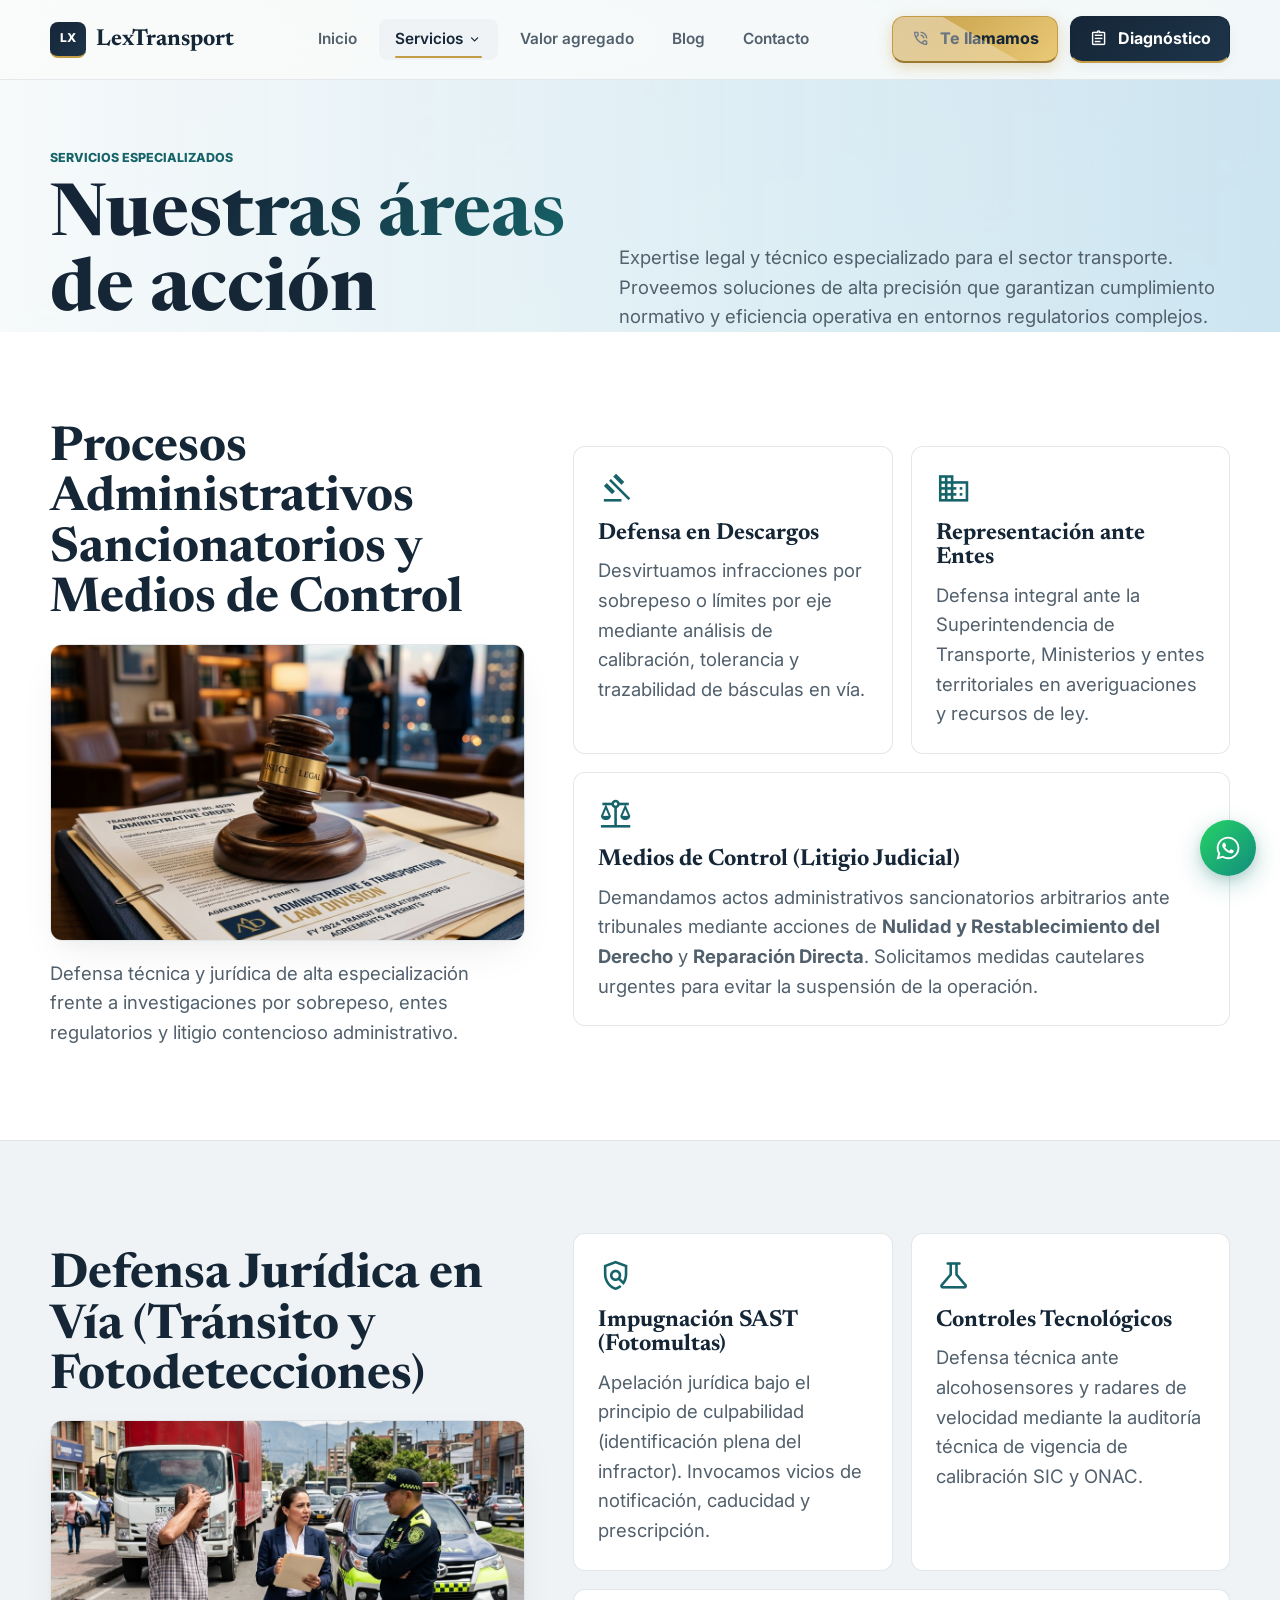
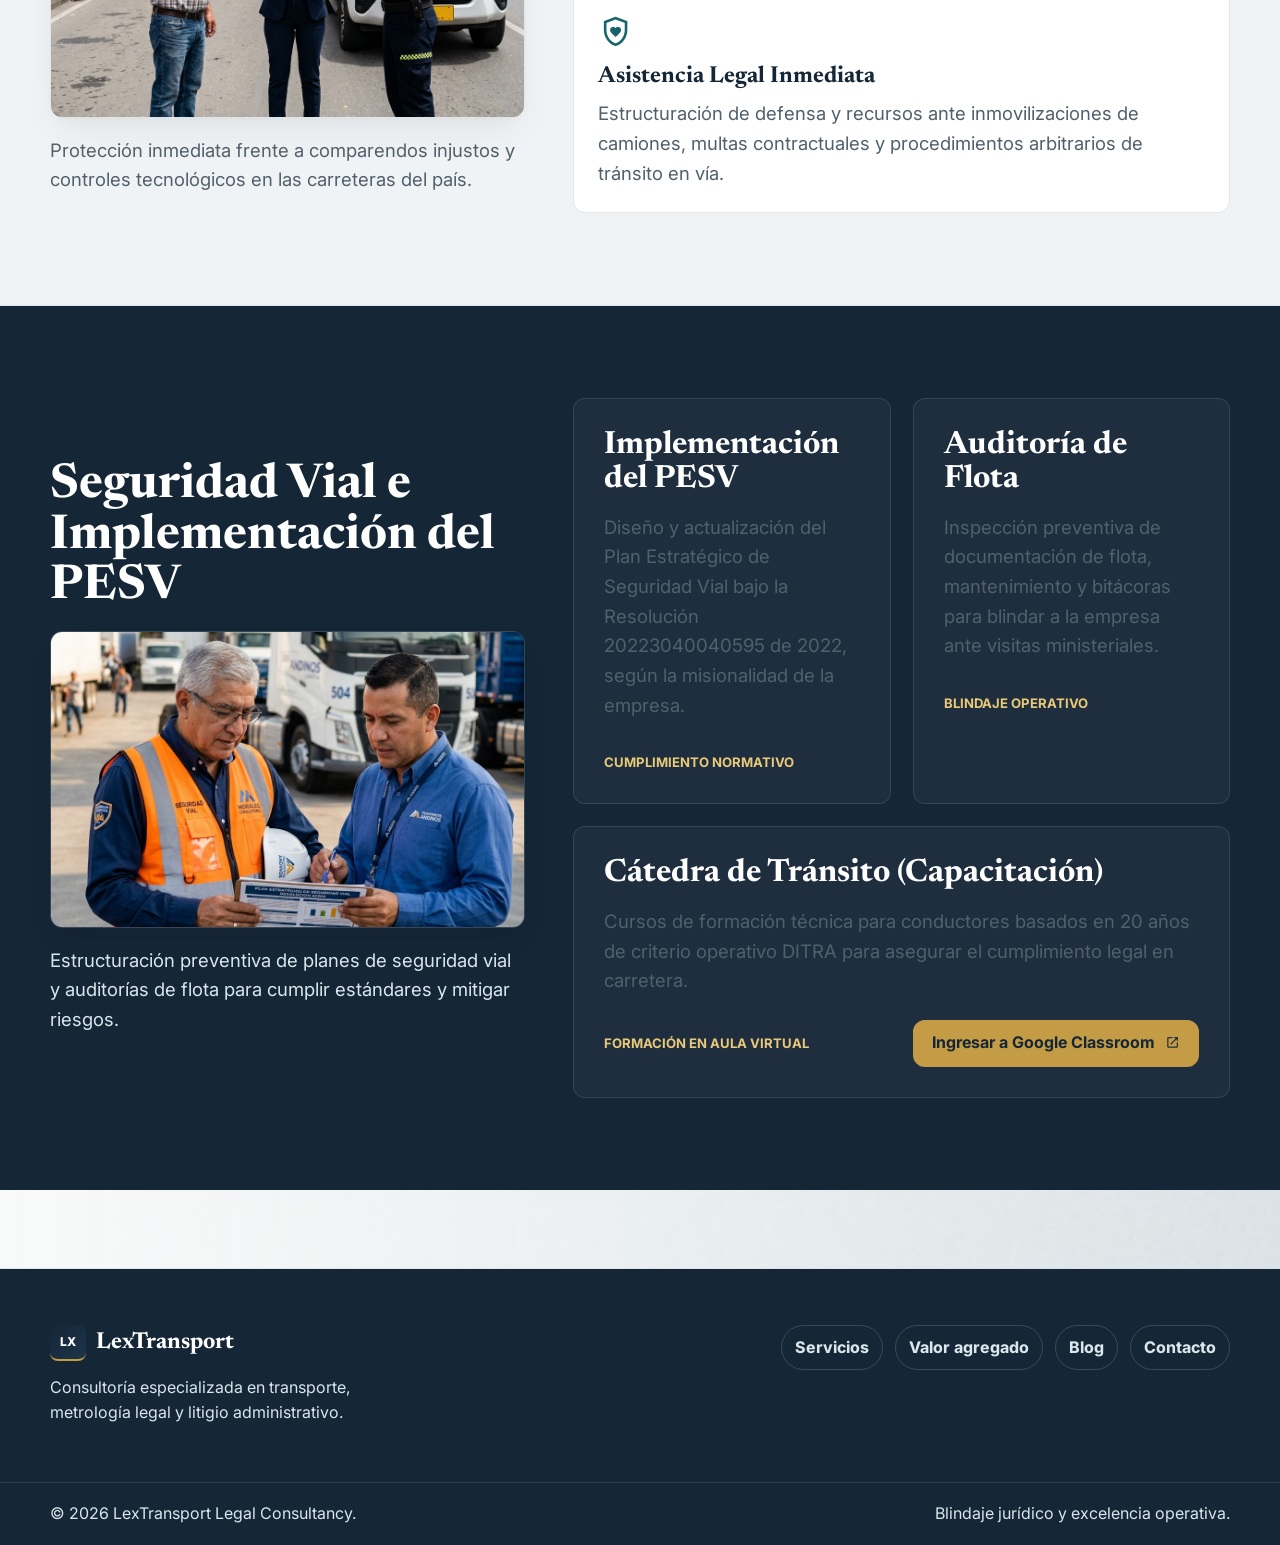
<file: servicios.html>
<!doctype html>
<html lang="es">
  <head>
    <meta charset="utf-8">
    <meta name="viewport" content="width=device-width, initial-scale=1">
    <meta name="description" content="Servicios especializados de LexTransport: defensa jurídica, metrología legal, capacitación normativa y gestión de seguridad vial.">
    <title>Servicios | LexTransport</title>
    <link rel="preconnect" href="https://fonts.googleapis.com">
    <link rel="preconnect" href="https://fonts.gstatic.com" crossorigin>
    <link href="https://fonts.googleapis.com/css2?family=Inter:wght@400;500;600;700;800&family=Newsreader:wght@500;600;700&family=Material+Symbols+Outlined:opsz,wght,FILL,GRAD@20..48,300..700,0..1,0&display=swap" rel="stylesheet">
    <link rel="stylesheet" href="assets/css/styles.css?v=1.0.1">
  </head>
  <body data-page="servicios">
    <header class="site-header" data-header>
      <a class="brand" href="index.html"><span class="brand-mark">LX</span><span>LexTransport</span></a>
      <nav class="main-nav" data-nav aria-label="Navegación principal">
        <a href="index.html" data-page-link="inicio">Inicio</a>
        <div class="nav-dropdown-wrapper">
          <a href="servicios.html" data-page-link="servicios" class="nav-dropdown-trigger">Servicios <span class="material-symbols-outlined" style="font-size: 0.95rem; margin-left: 2px;">keyboard_arrow_down</span></a>
          <div class="nav-dropdown">
            <div class="nav-dropdown-grid">
              <a href="servicios.html#sancionatorios" class="nav-dropdown-item">
                <span class="material-symbols-outlined">gavel</span>
                <div>
                  <h4>Procesos Sancionatorios</h4>
                  <p>Defensa técnica y medios de control.</p>
                </div>
              </a>
              <a href="servicios.html#defensa-via" class="nav-dropdown-item">
                <span class="material-symbols-outlined">local_police</span>
                <div>
                  <h4>Defensa en Vía y Tránsito</h4>
                  <p>Fotomultas, radares y alcoholemia.</p>
                </div>
              </a>
              <a href="servicios.html#seguridad-vial" class="nav-dropdown-item" style="grid-column: span 2;">
                <span class="material-symbols-outlined">rule</span>
                <div>
                  <h4>Seguridad Vial y PESV</h4>
                  <p>Implementación PESV, auditorías de flota y Cátedra de Tránsito.</p>
                </div>
              </a>
            </div>
          </div>
        </div>
        <a href="valor-agregado.html" data-page-link="valor">Valor agregado</a>
        <a href="actualidad.html" data-page-link="actualidad">Blog</a>
        <a href="contacto.html" data-page-link="contacto">Contacto</a>
      </nav>
      <div class="header-actions">
        <button class="button button-secondary button-small" data-callback-trigger><span class="material-symbols-outlined" aria-hidden="true">phone_in_talk</span>Te llamamos</button>
        <a class="button button-primary button-small" href="contacto.html"><span class="material-symbols-outlined" aria-hidden="true">assignment</span>Diagnóstico</a>
        <button class="menu-toggle" type="button" data-menu-toggle aria-label="Abrir menú" aria-expanded="false"><span class="material-symbols-outlined" aria-hidden="true">menu</span></button>
      </div>
    </header>

    <main>
      <section class="page-hero">
        <div class="container page-hero-grid">
          <div>
            <p class="eyebrow">Servicios especializados</p>
            <h1><span class="text-gradient">Nuestras áreas</span> de acción</h1>
          </div>
          <p>Expertise legal y técnico especializado para el sector transporte. Proveemos soluciones de alta precisión que garantizan cumplimiento normativo y eficiencia operativa en entornos regulatorios complejos.</p>
        </div>
      <section class="section detail-section" id="sancionatorios">
        <div class="container split-content">
          <aside class="section-kicker">
            <h2>Procesos Administrativos Sancionatorios y Medios de Control</h2>
            <div class="kicker-media" style="margin-top: 18px; margin-bottom: 18px; border-radius: var(--radius); overflow: hidden; border: 1px solid var(--line); aspect-ratio: 16/10; box-shadow: var(--shadow);">
              <img src="assets/img/sancionatorios_legal.png" alt="Procesos Sancionatorios" style="width: 100%; height: 100%; object-fit: cover;">
            </div>
            <p>Defensa técnica y jurídica de alta especialización frente a investigaciones por sobrepeso, entes regulatorios y litigio contencioso administrativo.</p>
          </aside>
          <div class="detail-grid">
            <article class="detail-card">
              <span class="material-symbols-outlined" aria-hidden="true">gavel</span>
              <h3>Defensa en Descargos</h3>
              <p>Desvirtuamos infracciones por sobrepeso o límites por eje mediante análisis de calibración, tolerancia y trazabilidad de básculas en vía.</p>
            </article>
            <article class="detail-card">
              <span class="material-symbols-outlined" aria-hidden="true">domain</span>
              <h3>Representación ante Entes</h3>
              <p>Defensa integral ante la Superintendencia de Transporte, Ministerios y entes territoriales en averiguaciones y recursos de ley.</p>
            </article>
            <article class="detail-card wide">
              <span class="material-symbols-outlined" aria-hidden="true">balance</span>
              <h3>Medios de Control (Litigio Judicial)</h3>
              <p>Demandamos actos administrativos sancionatorios arbitrarios ante tribunales mediante acciones de <strong>Nulidad y Restablecimiento del Derecho</strong> y <strong>Reparación Directa</strong>. Solicitamos medidas cautelares urgentes para evitar la suspensión de la operación.</p>
            </article>
          </div>
        </div>
      </section>

      <section class="section detail-section alt" id="defensa-via">
        <div class="container split-content">
          <aside class="section-kicker">
            <h2>Defensa Jurídica en Vía (Tránsito y Fotodetecciones)</h2>
            <div class="kicker-media" style="margin-top: 18px; margin-bottom: 18px; border-radius: var(--radius); overflow: hidden; border: 1px solid var(--line); aspect-ratio: 16/10; box-shadow: var(--shadow);">
              <img src="assets/img/defensa_via_legal.png" alt="Defensa en Vía y Tránsito" style="width: 100%; height: 100%; object-fit: cover;">
            </div>
            <p>Protección inmediata frente a comparendos injustos y controles tecnológicos en las carreteras del país.</p>
          </aside>
          <div class="detail-grid">
            <article class="detail-card">
              <span class="material-symbols-outlined" aria-hidden="true">policy</span>
              <h3>Impugnación SAST (Fotomultas)</h3>
              <p>Apelación jurídica bajo el principio de culpabilidad (identificación plena del infractor). Invocamos vicios de notificación, caducidad y prescripción.</p>
            </article>
            <article class="detail-card">
              <span class="material-symbols-outlined" aria-hidden="true">science</span>
              <h3>Controles Tecnológicos</h3>
              <p>Defensa técnica ante alcohosensores y radares de velocidad mediante la auditoría técnica de vigencia de calibración SIC y ONAC.</p>
            </article>
            <article class="detail-card wide">
              <span class="material-symbols-outlined" aria-hidden="true">shield_with_heart</span>
              <h3>Asistencia Legal Inmediata</h3>
              <p>Estructuración de defensa y recursos ante inmovilizaciones de camiones, multas contractuales y procedimientos arbitrarios de tránsito en vía.</p>
            </article>
          </div>
        </div>
      </section>

      <section class="section method" id="seguridad-vial">
        <div class="container split-content">
          <aside class="section-kicker">
            <h2 style="color: var(--white);">Seguridad Vial e Implementación del PESV</h2>
            <div class="kicker-media" style="margin-top: 18px; margin-bottom: 18px; border-radius: var(--radius); overflow: hidden; border: 1px solid rgba(255,255,255,0.15); aspect-ratio: 16/10; box-shadow: var(--shadow);">
              <img src="assets/img/seguridad_vial_pesv.png" alt="Seguridad Vial y PESV" style="width: 100%; height: 100%; object-fit: cover;">
            </div>
            <p style="color: #dbe6ec;">Estructuración preventiva de planes de seguridad vial y auditorías de flota para cumplir estándares y mitigar riesgos.</p>
          </aside>
          <div class="risk-grid">
            <article>
              <h3>Implementación del PESV</h3>
              <p>Diseño y actualización del Plan Estratégico de Seguridad Vial bajo la Resolución 20223040040595 de 2022, según la misionalidad de la empresa.</p>
              <strong>Cumplimiento normativo</strong>
            </article>
            <article>
              <h3>Auditoría de Flota</h3>
              <p>Inspección preventiva de documentación de flota, mantenimiento y bitácoras para blindar a la empresa ante visitas ministeriales.</p>
              <strong>Blindaje operativo</strong>
            </article>
            <article style="grid-column: 1 / -1; min-height: auto;">
              <h3>Cátedra de Tránsito (Capacitación)</h3>
              <p>Cursos de formación técnica para conductores basados en 20 años de criterio operativo DITRA para asegurar el cumplimiento legal en carretera.</p>
              <div style="margin-top: 24px; display: flex; align-items: center; justify-content: space-between; flex-wrap: wrap; gap: 16px;">
                <strong style="margin-top: 0;">Formación en Aula Virtual</strong>
                <a href="https://classroom.google.com/c/ODYyOTExMjY0Mzk4" target="_blank" rel="noopener" class="button button-primary button-small" style="background: var(--gold); border-color: var(--gold); color: var(--navy); box-shadow: none;">
                  Ingresar a Google Classroom <span class="material-symbols-outlined" style="font-size: 0.95rem;">open_in_new</span>
                </a>
              </div>
            </article>
          </div>
        </div>
      </section>
    </main>

    <footer class="site-footer">
      <div class="container footer-grid"><div><a class="brand footer-brand" href="index.html"><span class="brand-mark">LX</span><span>LexTransport</span></a><p>Consultoría especializada en transporte, metrología legal y litigio administrativo.</p></div><nav aria-label="Navegación de pie de página"><a href="servicios.html">Servicios</a><a href="valor-agregado.html">Valor agregado</a><a href="actualidad.html">Blog</a><a href="contacto.html">Contacto</a></nav></div>
      <div class="footer-bottom"><span>© <span data-year></span> LexTransport Legal Consultancy.</span><span>Blindaje jurídico y excelencia operativa.</span></div>
    </footer>
    <!-- Modal Te Llamamos -->
    <div class="callback-modal" id="callbackModal" aria-hidden="true" role="dialog">
      <div class="callback-modal-overlay" data-callback-close></div>
      <div class="callback-modal-container">
        <button class="callback-modal-close" data-callback-close aria-label="Cerrar modal">&times;</button>
        <div class="callback-modal-content">
          <h3>¿Inmovilizado o con dudas?</h3>
          <p>Déjanos tu número y un abogado especialista te llamará en menos de 10 minutos.</p>
          <form class="callback-form" data-callback-form style="display: grid; gap: 14px;">
            <div class="form-row">
              <label for="modalPhone">Teléfono / WhatsApp</label>
              <input type="tel" id="modalPhone" name="telefono" required placeholder="Ej. 300 123 4567">
            </div>
            <button type="submit" class="button button-primary w-full" style="margin-top: 10px;">Solicitar llamada</button>
          </form>
          <div class="callback-success-message" style="display: none;">
            <span class="material-symbols-outlined" style="font-size: 3rem; color: var(--gold); margin-bottom: 12px;">phone_callback</span>
            <h4>¡Solicitud recibida!</h4>
            <p>Un abogado se pondrá en contacto contigo en breve.</p>
          </div>
        </div>
      </div>
    </div>

    <!-- Botón Flotante de WhatsApp -->
    <a href="https://wa.me/573242602698?text=Hola,%20quisiera%20recibir%20asesor%C3%ADa%20legal%20para%20mi%20operaci%C3%B3n%20de%20transporte." class="whatsapp-btn" target="_blank" rel="noopener" aria-label="Contactar por WhatsApp">
      <span class="whatsapp-badge">Chatea con nosotros</span>
      <span class="whatsapp-icon-wrapper">
        <svg xmlns="http://www.w3.org/2000/svg" viewBox="0 0 448 512" fill="currentColor">
          <path d="M380.9 97.1C339 55.1 283.2 32 223.9 32c-122.4 0-222 99.6-222 222 0 39.1 10.2 77.3 29.6 111L0 480l117.7-30.9c32.4 17.7 68.9 27 106.1 27h.1c122.3 0 224.1-99.6 224.1-222 0-59.3-25.2-115-67.1-157zm-157 341.6c-33.2 0-65.7-8.9-94-25.7l-6.7-4-69.8 18.3L72 359.2l-4.4-7c-18.5-29.4-28.2-63.3-28.2-98.2 0-101.7 82.8-184.5 184.6-184.5 49.3 0 95.6 19.2 130.4 54.1 34.8 34.9 56.2 81.2 56.1 130.5 0 101.8-84.9 184.6-186.6 184.6zm101.2-138.2c-5.5-2.8-32.8-16.2-37.9-18-5.1-1.9-8.8-2.8-12.5 2.8-3.7 5.6-14.3 18-17.6 21.8-3.2 3.7-6.5 4.2-12 1.4-32.6-16.3-54-29.1-75.5-66-5.7-9.8 5.7-9.1 16.3-30.3 1.8-3.7 .9-6.9-.5-9.7-1.4-2.8-12.5-30.1-17.1-41.2-4.5-10.8-9.1-9.3-12.5-9.5-3.2-.2-6.9-.2-10.6-.2-3.7 0-9.7 1.4-14.8 6.9-5.1 5.6-19.4 19-19.4 46.3 0 27.3 19.9 53.7 22.6 57.4 2.8 3.7 39.1 59.7 94.8 83.8 35.2 15.2 49 16.5 66.6 13.9 10.7-1.6 32.8-13.4 37.4-26.4 4.6-13 4.6-24.1 3.2-26.4-1.3-2.5-5-3.9-10.5-6.6z"/>
        </svg>
      </span>
    </a>

    <script src="assets/js/main.js"></script>
  </body>
</html>
</file>
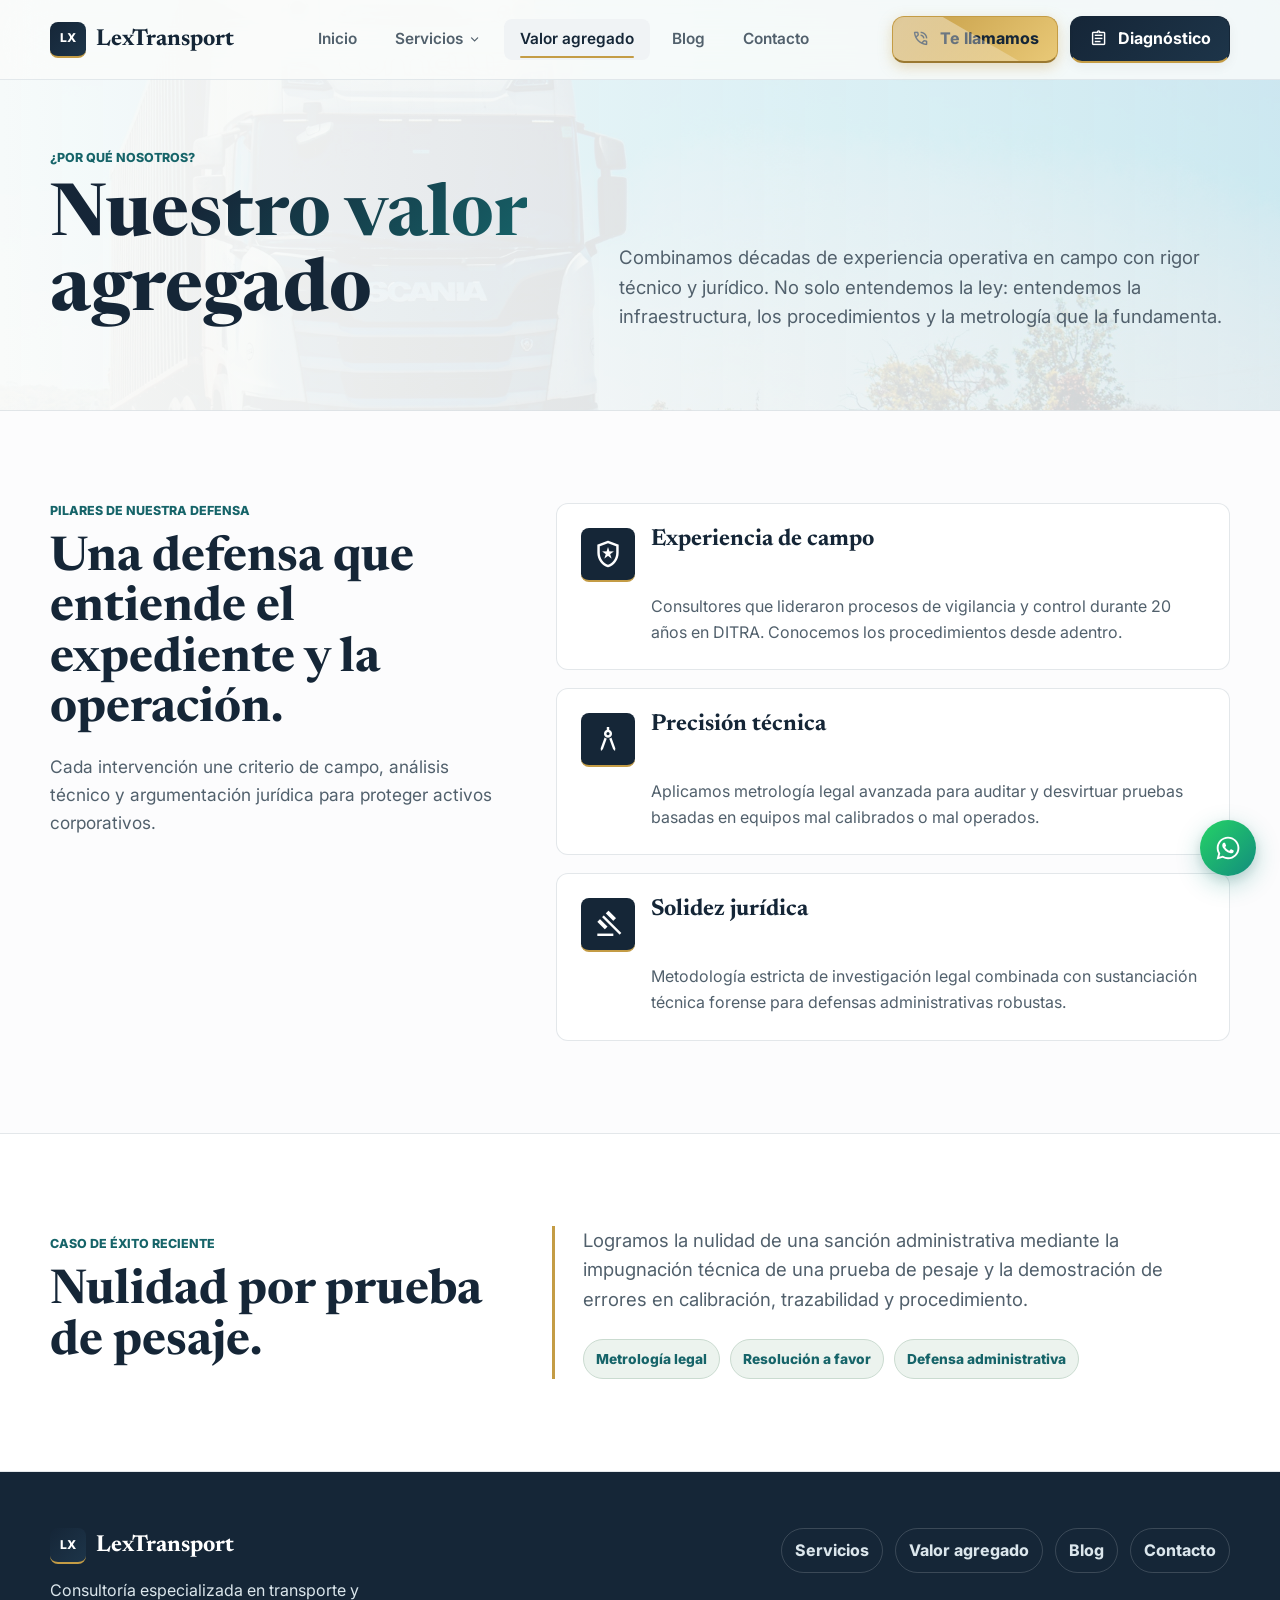
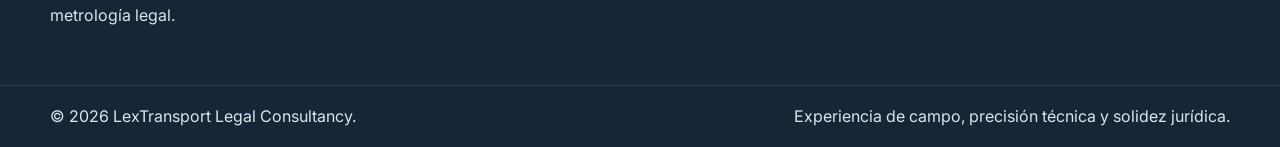
<file: valor-agregado.html>
<!doctype html>
<html lang="es">
  <head>
    <meta charset="utf-8">
    <meta name="viewport" content="width=device-width, initial-scale=1">
    <meta name="description" content="Valor agregado de LexTransport: experiencia de campo, precisión técnica, solidez jurídica y casos de éxito.">
    <title>Valor agregado | LexTransport</title>
    <link rel="preconnect" href="https://fonts.googleapis.com">
    <link rel="preconnect" href="https://fonts.gstatic.com" crossorigin>
    <link href="https://fonts.googleapis.com/css2?family=Inter:wght@400;500;600;700;800&family=Newsreader:wght@500;600;700&family=Material+Symbols+Outlined:opsz,wght,FILL,GRAD@20..48,300..700,0..1,0&display=swap" rel="stylesheet">
    <link rel="stylesheet" href="assets/css/styles.css?v=1.0.1">
  </head>
  <body data-page="valor">
    <header class="site-header" data-header>
      <a class="brand" href="index.html"><span class="brand-mark">LX</span><span>LexTransport</span></a>
      <nav class="main-nav" data-nav aria-label="Navegación principal">
        <a href="index.html" data-page-link="inicio">Inicio</a>
        <div class="nav-dropdown-wrapper">
          <a href="servicios.html" data-page-link="servicios" class="nav-dropdown-trigger">Servicios <span class="material-symbols-outlined" style="font-size: 0.95rem; margin-left: 2px;">keyboard_arrow_down</span></a>
          <div class="nav-dropdown">
            <div class="nav-dropdown-grid">
              <a href="servicios.html#sancionatorios" class="nav-dropdown-item">
                <span class="material-symbols-outlined">gavel</span>
                <div>
                  <h4>Procesos Sancionatorios</h4>
                  <p>Defensa técnica y medios de control.</p>
                </div>
              </a>
              <a href="servicios.html#defensa-via" class="nav-dropdown-item">
                <span class="material-symbols-outlined">local_police</span>
                <div>
                  <h4>Defensa en Vía y Tránsito</h4>
                  <p>Fotomultas, radares y alcoholemia.</p>
                </div>
              </a>
              <a href="servicios.html#seguridad-vial" class="nav-dropdown-item" style="grid-column: span 2;">
                <span class="material-symbols-outlined">rule</span>
                <div>
                  <h4>Seguridad Vial y PESV</h4>
                  <p>Implementación PESV, auditorías de flota y Cátedra de Tránsito.</p>
                </div>
              </a>
            </div>
          </div>
        </div>
        <a href="valor-agregado.html" data-page-link="valor">Valor agregado</a>
        <a href="actualidad.html" data-page-link="actualidad">Blog</a>
        <a href="contacto.html" data-page-link="contacto">Contacto</a>
      </nav>
      <div class="header-actions"><button class="button button-secondary button-small" data-callback-trigger><span class="material-symbols-outlined" aria-hidden="true">phone_in_talk</span>Te llamamos</button><a class="button button-primary button-small" href="contacto.html"><span class="material-symbols-outlined" aria-hidden="true">assignment</span>Diagnóstico</a><button class="menu-toggle" type="button" data-menu-toggle aria-label="Abrir menú" aria-expanded="false"><span class="material-symbols-outlined" aria-hidden="true">menu</span></button></div>
    </header>
    <main>
      <section class="page-hero">
        <div class="container page-hero-grid">
          <div><p class="eyebrow">¿Por qué nosotros?</p><h1><span class="text-gradient">Nuestro valor</span> agregado</h1></div>
          <p>Combinamos décadas de experiencia operativa en campo con rigor técnico y jurídico. No solo entendemos la ley: entendemos la infraestructura, los procedimientos y la metrología que la fundamenta.</p>
        </div>
      </section>
      <section class="section value">
        <div class="container value-grid">
          <div class="value-copy"><p class="eyebrow">Pilares de nuestra defensa</p><h2>Una defensa que entiende el expediente y la operación.</h2><p>Cada intervención une criterio de campo, análisis técnico y argumentación jurídica para proteger activos corporativos.</p></div>
          <div class="pillar-grid">
            <article class="pillar"><span class="material-symbols-outlined" aria-hidden="true">local_police</span><h3>Experiencia de campo</h3><p>Consultores que lideraron procesos de vigilancia y control durante 20 años en DITRA. Conocemos los procedimientos desde adentro.</p></article>
            <article class="pillar"><span class="material-symbols-outlined" aria-hidden="true">architecture</span><h3>Precisión técnica</h3><p>Aplicamos metrología legal avanzada para auditar y desvirtuar pruebas basadas en equipos mal calibrados o mal operados.</p></article>
            <article class="pillar"><span class="material-symbols-outlined" aria-hidden="true">gavel</span><h3>Solidez jurídica</h3><p>Metodología estricta de investigación legal combinada con sustanciación técnica forense para defensas administrativas robustas.</p></article>
          </div>
        </div>
      </section>
      <section class="section case-study">
        <div class="container case-grid">
          <div><p class="eyebrow">Caso de éxito reciente</p><h2>Nulidad por prueba de pesaje.</h2></div>
          <div><p>Logramos la nulidad de una sanción administrativa mediante la impugnación técnica de una prueba de pesaje y la demostración de errores en calibración, trazabilidad y procedimiento.</p><div class="case-tags"><span>Metrología legal</span><span>Resolución a favor</span><span>Defensa administrativa</span></div></div>
        </div>
      </section>
    </main>
    <footer class="site-footer"><div class="container footer-grid"><div><a class="brand footer-brand" href="index.html"><span class="brand-mark">LX</span><span>LexTransport</span></a><p>Consultoría especializada en transporte y metrología legal.</p></div><nav aria-label="Navegación de pie de página"><a href="servicios.html">Servicios</a><a href="valor-agregado.html">Valor agregado</a><a href="actualidad.html">Blog</a><a href="contacto.html">Contacto</a></nav></div><div class="footer-bottom"><span>© <span data-year></span> LexTransport Legal Consultancy.</span><span>Experiencia de campo, precisión técnica y solidez jurídica.</span></div></footer>
    <!-- Modal Te Llamamos -->
    <div class="callback-modal" id="callbackModal" aria-hidden="true" role="dialog">
      <div class="callback-modal-overlay" data-callback-close></div>
      <div class="callback-modal-container">
        <button class="callback-modal-close" data-callback-close aria-label="Cerrar modal">&times;</button>
        <div class="callback-modal-content">
          <h3>¿Inmovilizado o con dudas?</h3>
          <p>Déjanos tu número y un abogado especialista te llamará en menos de 10 minutos.</p>
          <form class="callback-form" data-callback-form style="display: grid; gap: 14px;">
            <div class="form-row">
              <label for="modalPhone">Teléfono / WhatsApp</label>
              <input type="tel" id="modalPhone" name="telefono" required placeholder="Ej. 300 123 4567">
            </div>
            <button type="submit" class="button button-primary w-full" style="margin-top: 10px;">Solicitar llamada</button>
          </form>
          <div class="callback-success-message" style="display: none;">
            <span class="material-symbols-outlined" style="font-size: 3rem; color: var(--gold); margin-bottom: 12px;">phone_callback</span>
            <h4>¡Solicitud recibida!</h4>
            <p>Un abogado se pondrá en contacto contigo en breve.</p>
          </div>
        </div>
      </div>
    </div>

    <!-- Botón Flotante de WhatsApp -->
    <a href="https://wa.me/573242602698?text=Hola,%20quisiera%20recibir%20asesor%C3%ADa%20legal%20para%20mi%20operaci%C3%B3n%20de%20transporte." class="whatsapp-btn" target="_blank" rel="noopener" aria-label="Contactar por WhatsApp">
      <span class="whatsapp-badge">Chatea con nosotros</span>
      <span class="whatsapp-icon-wrapper">
        <svg xmlns="http://www.w3.org/2000/svg" viewBox="0 0 448 512" fill="currentColor">
          <path d="M380.9 97.1C339 55.1 283.2 32 223.9 32c-122.4 0-222 99.6-222 222 0 39.1 10.2 77.3 29.6 111L0 480l117.7-30.9c32.4 17.7 68.9 27 106.1 27h.1c122.3 0 224.1-99.6 224.1-222 0-59.3-25.2-115-67.1-157zm-157 341.6c-33.2 0-65.7-8.9-94-25.7l-6.7-4-69.8 18.3L72 359.2l-4.4-7c-18.5-29.4-28.2-63.3-28.2-98.2 0-101.7 82.8-184.5 184.6-184.5 49.3 0 95.6 19.2 130.4 54.1 34.8 34.9 56.2 81.2 56.1 130.5 0 101.8-84.9 184.6-186.6 184.6zm101.2-138.2c-5.5-2.8-32.8-16.2-37.9-18-5.1-1.9-8.8-2.8-12.5 2.8-3.7 5.6-14.3 18-17.6 21.8-3.2 3.7-6.5 4.2-12 1.4-32.6-16.3-54-29.1-75.5-66-5.7-9.8 5.7-9.1 16.3-30.3 1.8-3.7 .9-6.9-.5-9.7-1.4-2.8-12.5-30.1-17.1-41.2-4.5-10.8-9.1-9.3-12.5-9.5-3.2-.2-6.9-.2-10.6-.2-3.7 0-9.7 1.4-14.8 6.9-5.1 5.6-19.4 19-19.4 46.3 0 27.3 19.9 53.7 22.6 57.4 2.8 3.7 39.1 59.7 94.8 83.8 35.2 15.2 49 16.5 66.6 13.9 10.7-1.6 32.8-13.4 37.4-26.4 4.6-13 4.6-24.1 3.2-26.4-1.3-2.5-5-3.9-10.5-6.6z"/>
        </svg>
      </span>
    </a>

    <script src="assets/js/main.js"></script>
  </body>
</html>
</file>
<file: assets/css/styles.css>
:root {
  --ink: hsl(207, 56%, 8%);
  --navy: hsl(211, 45%, 15%);
  --navy-2: hsl(208, 43%, 20%);
  --navy-3: hsl(208, 43%, 26%);
  --steel: hsl(200, 20%, 95%);
  --steel-2: hsl(202, 16%, 87%);
  --paper: hsl(210, 20%, 99%);
  --white: #ffffff;
  --muted: hsl(206, 14%, 37%);
  --gold: hsl(41, 52%, 52%);
  --gold-2: hsl(43, 72%, 69%);
  --teal: hsl(184, 65%, 25%);
  --teal-light: hsl(184, 45%, 95%);
  --sage: hsl(136, 24%, 94%);
  --line: hsla(204, 15%, 88%, 0.8);
  --shadow: 0 16px 40px -10px rgba(9, 21, 31, 0.08), 0 8px 16px -8px rgba(9, 21, 31, 0.04);
  --shadow-hover: 0 24px 48px -12px rgba(9, 21, 31, 0.12), 0 12px 24px -10px rgba(9, 21, 31, 0.06);
  --radius: 12px;
  --container: 1180px;
  --transition: all 0.35s cubic-bezier(0.16, 1, 0.3, 1);
}

/* Custom Scrollbar */
::-webkit-scrollbar {
  width: 8px;
}
::-webkit-scrollbar-track {
  background: var(--paper);
}
::-webkit-scrollbar-thumb {
  background: var(--steel-2);
  border-radius: 999px;
}
::-webkit-scrollbar-thumb:hover {
  background: var(--gold);
}

/* Animations and Utilities */
@keyframes fadeInUp {
  from {
    opacity: 0;
    transform: translateY(20px);
  }
  to {
    opacity: 1;
    transform: translateY(0);
  }
}

.reveal {
  opacity: 0;
  transform: translateY(20px);
  transition: opacity 0.8s cubic-bezier(0.16, 1, 0.3, 1), transform 0.8s cubic-bezier(0.16, 1, 0.3, 1);
}

.reveal.active {
  opacity: 1;
  transform: translateY(0);
}

.text-gradient {
  background: linear-gradient(135deg, var(--navy) 30%, var(--teal) 100%);
  -webkit-background-clip: text;
  -webkit-text-fill-color: transparent;
}

* {
  box-sizing: border-box;
}

html {
  scroll-behavior: smooth;
  scroll-padding-top: 92px;
}

body {
  margin: 0;
  background: var(--paper);
  color: var(--ink);
  font-family: "Inter", system-ui, -apple-system, BlinkMacSystemFont, "Segoe UI", sans-serif;
  font-size: 16px;
  line-height: 1.6;
  letter-spacing: 0;
  overflow-x: hidden;
}

body.menu-open {
  overflow: hidden;
}

img {
  display: block;
  max-width: 100%;
}

a {
  color: inherit;
  text-decoration: none;
}

button,
input,
select,
textarea {
  font: inherit;
}

input,
select,
textarea {
  min-width: 0;
}

::selection {
  background: var(--gold-2);
  color: var(--ink);
}

.material-symbols-outlined {
  direction: ltr;
  display: inline-flex;
  flex-shrink: 0;
  font-family: "Material Symbols Outlined";
  font-feature-settings: "liga";
  font-size: 1.2em;
  font-style: normal;
  font-weight: normal;
  line-height: 1;
  text-transform: none;
  white-space: nowrap;
  word-wrap: normal;
}

.container {
  width: min(calc(100% - 40px), var(--container));
  margin-inline: auto;
}

.section {
  position: relative;
  padding: 92px 0;
}

.eyebrow {
  margin: 0 0 14px;
  color: var(--teal);
  font-size: 0.78rem;
  font-weight: 800;
  letter-spacing: 0;
  line-height: 1.35;
  text-transform: uppercase;
}

h1,
h2,
h3 {
  margin: 0;
  color: var(--navy);
  font-family: "Newsreader", Georgia, serif;
  font-weight: 700;
  letter-spacing: 0;
  line-height: 1.05;
}

h1 {
  font-size: 4.5rem;
}

h2 {
  font-size: 3rem;
}

h3 {
  font-size: 1.45rem;
}

p {
  margin: 0;
}

.button {
  align-items: center;
  border: 1px solid transparent;
  border-radius: var(--radius);
  cursor: pointer;
  display: inline-flex;
  font-weight: 700;
  gap: 10px;
  justify-content: center;
  min-height: 48px;
  padding: 12px 24px;
  transition: var(--transition);
  box-shadow: 0 4px 12px rgba(9, 21, 31, 0.05);
}

.button:hover {
  transform: translateY(-3px);
  box-shadow: var(--shadow-hover);
}

.button:active {
  transform: translateY(-1px);
}

.button-primary {
  background: linear-gradient(135deg, var(--navy) 0%, var(--navy-2) 100%);
  border-color: var(--navy);
  border-bottom: 2.5px solid var(--gold);
  color: var(--white);
}

.button-primary:hover {
  background: linear-gradient(135deg, var(--navy-2) 0%, var(--navy-3) 100%);
  border-color: var(--navy-2);
}

.button-secondary {
  background: rgba(255, 255, 255, 0.75);
  border: 1px solid var(--line);
  backdrop-filter: blur(12px);
  -webkit-backdrop-filter: blur(12px);
  color: var(--navy);
}

.button-secondary:hover {
  background: var(--white);
  border-color: var(--gold);
}

.button-small {
  min-height: 42px;
  padding: 9px 18px;
}

.site-header {
  align-items: center;
  background: rgba(251, 252, 251, 0.82);
  border-bottom: 1px solid rgba(203, 213, 220, 0.5);
  display: flex;
  gap: 28px;
  height: 80px;
  justify-content: space-between;
  left: 0;
  padding: 0 max(20px, calc((100vw - var(--container)) / 2));
  position: fixed;
  right: 0;
  top: 0;
  z-index: 20;
  backdrop-filter: blur(24px);
  -webkit-backdrop-filter: blur(24px);
  transition: var(--transition);
}

.site-header.is-scrolled {
  background: rgba(251, 252, 251, 0.95);
  height: 72px;
  box-shadow: 0 10px 30px -10px rgba(9, 21, 31, 0.08);
  border-bottom-color: rgba(203, 213, 220, 0.7);
}

.brand {
  align-items: center;
  color: var(--navy);
  display: inline-flex;
  font-family: "Newsreader", Georgia, serif;
  font-size: 1.45rem;
  font-weight: 700;
  gap: 10px;
  line-height: 1;
}

.brand-mark {
  align-items: center;
  background: linear-gradient(135deg, var(--navy) 0%, var(--navy-2) 100%);
  border-bottom: 2.5px solid var(--gold);
  border-radius: 8px;
  color: var(--white);
  display: inline-flex;
  font-family: "Inter", system-ui, sans-serif;
  font-size: 0.76rem;
  font-weight: 800;
  height: 36px;
  justify-content: center;
  width: 36px;
  transition: var(--transition);
}

.brand:hover .brand-mark {
  transform: rotate(5deg) scale(1.05);
}

.main-nav {
  align-items: center;
  display: flex;
  gap: 6px;
}

.main-nav a {
  border-radius: 8px;
  color: var(--muted);
  font-size: 0.96rem;
  font-weight: 600;
  padding: 8px 16px;
  transition: var(--transition);
  position: relative;
}

.main-nav a:hover,
.main-nav a.is-active {
  background: var(--steel);
  color: var(--navy);
}

.main-nav a.is-active::after {
  content: '';
  position: absolute;
  bottom: 2px;
  left: 16px;
  right: 16px;
  height: 2px;
  background: var(--gold);
  border-radius: 2px;
}

.header-actions {
  align-items: center;
  display: flex;
  gap: 12px;
}

.menu-toggle {
  align-items: center;
  background: var(--white);
  border: 1px solid var(--line);
  border-radius: var(--radius);
  color: var(--navy);
  cursor: pointer;
  display: none;
  height: 42px;
  justify-content: center;
  width: 42px;
  transition: var(--transition);
}

.menu-toggle:hover {
  background: var(--steel);
}

.hero {
  align-items: center;
  display: flex;
  min-height: calc(100vh - 92px);
  overflow: hidden;
  padding: 138px 0 70px;
  background: radial-gradient(circle at 80% 20%, hsl(184, 45%, 97%) 0%, var(--paper) 100%);
  position: relative;
}

.hero-split-grid {
  display: grid;
  grid-template-columns: minmax(0, 1fr) minmax(0, 1fr);
  gap: 28px;
  align-items: center;
}

.hero-copy {
  position: relative;
  z-index: 2;
}

.hero h1 {
  max-width: 100%;
  animation: fadeInUp 0.8s cubic-bezier(0.16, 1, 0.3, 1) both;
}

.hero-lede {
  color: #243746;
  font-size: 1.28rem;
  line-height: 1.7;
  margin-top: 22px;
  max-width: 620px;
  overflow-wrap: break-word;
  animation: fadeInUp 0.8s cubic-bezier(0.16, 1, 0.3, 1) 0.15s both;
}

.hero-actions {
  display: flex;
  flex-wrap: wrap;
  gap: 14px;
  margin-top: 34px;
  animation: fadeInUp 0.8s cubic-bezier(0.16, 1, 0.3, 1) 0.3s both;
}

.hero-metrics {
  display: grid;
  gap: 16px;
  grid-template-columns: repeat(3, minmax(0, 1fr));
  margin: 46px 0 0;
  max-width: 620px;
  animation: fadeInUp 0.8s cubic-bezier(0.16, 1, 0.3, 1) 0.45s both;
}

.hero-metrics div {
  background: rgba(255, 255, 255, 0.7);
  border: 1px solid rgba(203, 213, 220, 0.5);
  backdrop-filter: blur(10px);
  -webkit-backdrop-filter: blur(10px);
  border-radius: var(--radius);
  padding: 16px;
  transition: var(--transition);
}

.hero-metrics div:hover {
  transform: translateY(-4px);
  background: rgba(255, 255, 255, 0.9);
  box-shadow: var(--shadow);
  border-color: var(--gold);
}

.hero-metrics dt {
  color: var(--teal);
  font-family: "Newsreader", Georgia, serif;
  font-size: 2.1rem;
  font-weight: 700;
  line-height: 1;
}

.hero-metrics dd {
  color: var(--muted);
  font-size: 0.88rem;
  font-weight: 650;
  margin: 6px 0 0;
  line-height: 1.3;
}

/* Service Showcase Collage */
.hero-showcase {
  position: relative;
  width: 100%;
  animation: fadeInUp 1s cubic-bezier(0.16, 1, 0.3, 1) 0.2s both;
}

.collage-grid {
  display: grid;
  grid-template-columns: repeat(2, 1fr);
  gap: 20px;
  position: relative;
  padding: 20px;
}

.collage-card {
  position: relative;
  aspect-ratio: 1.1 / 1;
  border-radius: 16px;
  overflow: hidden;
  border: 1px solid var(--line);
  box-shadow: var(--shadow);
  transition: var(--transition);
  background: var(--navy);
}

.collage-card img {
  width: 100%;
  height: 100%;
  object-fit: cover;
  transition: transform 0.6s cubic-bezier(0.16, 1, 0.3, 1);
  opacity: 0.9;
}

.collage-overlay {
  position: absolute;
  inset: 0;
  background: linear-gradient(to top, rgba(9, 21, 31, 0.9) 0%, rgba(9, 21, 31, 0.3) 60%, transparent 100%);
  display: flex;
  flex-direction: column;
  justify-content: flex-end;
  padding: 16px;
  color: var(--white);
  transition: var(--transition);
}

.collage-overlay span.material-symbols-outlined {
  color: var(--gold-2);
  font-size: 1.6rem;
  margin-bottom: 6px;
  transform: translateY(4px);
  transition: var(--transition);
}

.collage-overlay span:not(.material-symbols-outlined) {
  font-size: 0.95rem;
  font-weight: 700;
  letter-spacing: 0.02em;
}

/* Asymmetry & Offset Design */
.card-sancionatorios {
  grid-column: span 2;
  border-radius: 24px 24px 16px 16px;
}

.card-via {
  transform: translateY(15px);
  border-radius: 16px 16px 16px 24px;
}

.card-seguridad {
  transform: translateY(15px);
  border-radius: 16px 16px 24px 16px;
}

/* Hover States */
.collage-card:hover {
  transform: translateY(0) scale(1.04) !important;
  z-index: 5;
  box-shadow: var(--shadow-hover);
  border-color: var(--gold);
}

.collage-card:hover img {
  transform: scale(1.08);
  opacity: 1;
}

.collage-card:hover .collage-overlay {
  background: linear-gradient(to top, rgba(9, 21, 31, 0.95) 0%, rgba(9, 21, 31, 0.4) 60%, transparent 100%);
}

.collage-card:hover .collage-overlay span.material-symbols-outlined {
  transform: translateY(0) scale(1.1);
  color: var(--gold);
}

/* Floating Badges */
.floating-badge {
  position: absolute;
  background: rgba(255, 255, 255, 0.88);
  border: 1px solid var(--line);
  backdrop-filter: blur(12px);
  -webkit-backdrop-filter: blur(12px);
  border-radius: 12px;
  padding: 10px 16px;
  display: flex;
  align-items: center;
  gap: 10px;
  box-shadow: var(--shadow-hover);
  z-index: 10;
  transition: var(--transition);
}

.floating-badge span.material-symbols-outlined {
  color: var(--teal);
  font-size: 1.8rem;
}

.floating-badge div {
  display: flex;
  flex-direction: column;
}

.floating-badge strong {
  color: var(--navy);
  font-size: 0.85rem;
  font-weight: 700;
}

.floating-badge span:not(.material-symbols-outlined) {
  color: var(--muted);
  font-size: 0.72rem;
  font-weight: 600;
}

.badge-trust {
  top: 15%;
  left: -25px;
  animation: float-badge-1 6s ease-in-out infinite;
}

.badge-ditra {
  bottom: 15%;
  right: -25px;
  animation: float-badge-2 6s ease-in-out infinite 1.5s;
}

.floating-badge:hover {
  transform: scale(1.05);
  background: var(--white);
  border-color: var(--gold);
}

@keyframes float-badge-1 {
  0%, 100% { transform: translateY(0) rotate(-1deg); }
  50% { transform: translateY(-8px) rotate(1deg); }
}

@keyframes float-badge-2 {
  0%, 100% { transform: translateY(0) rotate(1deg); }
  50% { transform: translateY(-8px) rotate(-1deg); }
}

/* Responsiveness for Hero Section */
@media (max-width: 1024px) {
  .hero {
    padding: 120px 0 60px;
    min-height: auto;
  }
  .hero-split-grid {
    grid-template-columns: 1fr;
    gap: 60px;
    text-align: center;
  }
  .hero-copy {
    display: flex;
    flex-direction: column;
    align-items: center;
  }
  .hero-lede {
    margin-inline: auto;
  }
  .hero-actions {
    justify-content: center;
  }
  .hero-metrics {
    margin-inline: auto;
    width: 100%;
  }
  .hero-showcase {
    max-width: 520px;
    margin-inline: auto;
  }
  .card-sancionatorios, .card-via, .card-seguridad {
    transform: none;
    border-radius: 16px;
  }
  .collage-card:hover {
    transform: scale(1.04) !important;
  }
  .badge-trust {
    left: -10px;
  }
  .badge-ditra {
    right: -10px;
  }
}

@media (max-width: 480px) {
  .collage-grid {
    gap: 12px;
    padding: 10px;
  }
  .floating-badge {
    padding: 8px 12px;
    gap: 8px;
  }
  .floating-badge span.material-symbols-outlined {
    font-size: 1.4rem;
  }
  .floating-badge strong {
    font-size: 0.75rem;
  }
  .floating-badge span:not(.material-symbols-outlined) {
    font-size: 0.65rem;
  }
  .badge-trust {
    left: -5px;
    top: 5%;
  }
  .badge-ditra {
    right: -5px;
    bottom: 5%;
  }
}

.section-intro {
  background: var(--white);
  border-bottom: 1px solid var(--line);
  border-top: 1px solid var(--line);
  padding: 52px 0;
}

.page-hero {
  background:
    linear-gradient(90deg, rgba(251, 252, 251, 0.98), rgba(238, 243, 245, 0.86)),
    url("../img/hero-logistics.jpg") center / cover;
  border-bottom: 1px solid var(--line);
  padding: 150px 0 78px;
}

.page-hero-grid {
  align-items: end;
  display: grid;
  gap: 48px;
  grid-template-columns: minmax(0, 0.92fr) minmax(0, 1.08fr);
}

.page-hero p:not(.eyebrow) {
  color: var(--muted);
  font-size: 1.16rem;
  max-width: 680px;
}

.contact-hero {
  background:
    linear-gradient(90deg, rgba(251, 252, 251, 0.98), rgba(238, 243, 245, 0.9)),
    url("../img/operations-hub.jpg") center / cover;
}

.intro-grid {
  align-items: end;
  display: grid;
  gap: 40px;
  grid-template-columns: minmax(0, 0.9fr) minmax(0, 1.1fr);
}

.intro-grid h2 {
  font-size: 2.2rem;
  max-width: 560px;
}

.intro-grid > p {
  color: var(--muted);
  font-size: 1.05rem;
}

.section-heading {
  margin-bottom: 42px;
  max-width: 760px;
}

.section-heading.narrow {
  margin-inline: auto;
  text-align: center;
}

.section-heading p:not(.eyebrow) {
  color: var(--muted);
  font-size: 1.08rem;
  margin-top: 16px;
}

.site-map-grid {
  grid-template-columns: repeat(4, minmax(0, 1fr));
}

.detail-section {
  background: var(--white);
}

.detail-section.alt {
  background: var(--steel);
  border-block: 1px solid var(--line);
}

.split-content {
  align-items: center;
  display: grid;
  gap: 48px;
  grid-template-columns: minmax(0, 0.42fr) minmax(0, 0.58fr);
}

.section-kicker {
  position: relative;
}

.section-kicker span {
  background: var(--navy);
  border-bottom: 2px solid var(--gold);
  border-radius: 6px;
  color: var(--white);
  display: inline-flex;
  font-size: 0.78rem;
  font-weight: 800;
  margin-bottom: 18px;
  padding: 7px 10px;
  text-transform: uppercase;
}

.section-kicker p {
  color: var(--muted);
  margin-top: 16px;
}

.detail-grid {
  display: grid;
  gap: 18px;
  grid-template-columns: repeat(2, minmax(0, 1fr));
}

.detail-card,
.stacked-list article,
.feature-grid article {
  background: var(--white);
  border: 1px solid var(--line);
  border-radius: var(--radius);
  transition: var(--transition);
}

.detail-card:hover,
.stacked-list article:hover,
.feature-grid article:hover {
  transform: translateY(-4px);
  box-shadow: var(--shadow-hover);
  border-color: var(--gold);
}

.detail-card {
  padding: 24px;
}

.detail-card.wide {
  grid-column: 1 / -1;
}

.detail-card > .material-symbols-outlined,
.feature-grid .material-symbols-outlined {
  color: var(--teal);
  font-size: 2.2rem;
  margin-bottom: 16px;
  transition: var(--transition);
}

.detail-card:hover > .material-symbols-outlined,
.feature-grid article:hover .material-symbols-outlined {
  transform: scale(1.1) rotate(2deg);
  color: var(--gold);
}

.detail-card p,
.stacked-list p,
.feature-grid p {
  color: var(--muted);
  margin-top: 10px;
}

.stacked-list {
  display: grid;
  gap: 14px;
}

.stacked-list article {
  align-items: flex-start;
  display: flex;
  gap: 16px;
  padding: 22px;
}

.stacked-list .material-symbols-outlined {
  color: var(--gold);
  font-size: 2.2rem;
  margin-top: 2px;
  transition: var(--transition);
}

.stacked-list article:hover .material-symbols-outlined {
  transform: scale(1.1);
}

.feature-grid {
  display: grid;
  gap: 22px;
  grid-template-columns: repeat(3, minmax(0, 1fr));
}

.feature-grid article {
  padding: 26px;
}

.risk-grid {
  display: grid;
  gap: 22px;
  grid-template-columns: repeat(2, minmax(0, 1fr));
}

.risk-grid article {
  background: rgba(255, 255, 255, 0.04);
  border: 1px solid rgba(255, 255, 255, 0.1);
  border-radius: var(--radius);
  min-height: 280px;
  padding: 30px;
  transition: var(--transition);
}

.risk-grid article:hover {
  background: rgba(255, 255, 255, 0.08);
  border-color: var(--gold-2);
  transform: translateY(-4px);
  box-shadow: 0 20px 40px rgba(9, 21, 31, 0.3);
}

.risk-grid h3 {
  color: var(--white);
  font-size: 2rem;
}

.risk-grid p {
  color: #dbe6ec;
  margin-top: 16px;
}

.risk-grid strong {
  color: var(--gold-2);
  display: block;
  font-size: 0.82rem;
  letter-spacing: 0;
  margin-top: 32px;
  text-transform: uppercase;
}

.services {
  background:
    linear-gradient(180deg, var(--paper) 0%, var(--steel) 100%);
}

.service-grid,
.news-grid {
  display: grid;
  gap: 22px;
  grid-template-columns: repeat(4, minmax(0, 1fr));
}

.service-card,
.news-card,
.pillar {
  background: var(--white);
  border: 1px solid var(--line);
  border-radius: var(--radius);
  min-width: 0;
  transition: var(--transition);
}

.service-card {
  display: flex;
  flex-direction: column;
  min-height: 330px;
  padding: 26px;
}

.service-card:hover {
  border-color: var(--gold);
  box-shadow: var(--shadow-hover);
  transform: translateY(-5px);
}

.service-icon {
  align-items: center;
  background: var(--sage);
  border: 1px solid #cadbd0;
  border-radius: 8px;
  color: var(--teal);
  display: inline-flex;
  font-size: 2rem;
  height: 54px;
  justify-content: center;
  margin-bottom: 22px;
  width: 54px;
}

.service-card p {
  color: var(--muted);
  margin-top: 12px;
}

.service-card a {
  align-items: center;
  color: var(--teal);
  display: inline-flex;
  font-size: 0.93rem;
  font-weight: 800;
  gap: 8px;
  margin-top: auto;
  padding-top: 24px;
}

.operations-band {
  background: var(--white);
}

.operations-grid {
  align-items: center;
  display: grid;
  gap: 56px;
  grid-template-columns: minmax(0, 0.95fr) minmax(0, 1.05fr);
}

.media-panel {
  border: 1px solid var(--line);
  border-radius: var(--radius);
  height: 480px;
  overflow: hidden;
}

.media-panel img {
  height: 100%;
  object-fit: cover;
  width: 100%;
}

.operations-copy > p:not(.eyebrow) {
  color: var(--muted);
  font-size: 1.08rem;
  margin-top: 20px;
}

.check-list {
  display: grid;
  gap: 12px;
  margin-top: 28px;
}

.check-list div {
  align-items: flex-start;
  background: var(--steel);
  border: 1px solid var(--line);
  border-radius: var(--radius);
  color: var(--navy);
  display: flex;
  font-weight: 700;
  gap: 12px;
  padding: 14px 16px;
}

.check-list .material-symbols-outlined {
  color: var(--teal);
  margin-top: 2px;
}

.method {
  background: var(--navy);
}

.method h2,
.method h3 {
  color: var(--white);
}

.method .eyebrow {
  color: var(--gold-2);
}

.method .section-heading p {
  color: #dbe6ec;
}

.timeline {
  counter-reset: step;
  display: grid;
  gap: 1px;
  grid-template-columns: repeat(4, minmax(0, 1fr));
  margin-top: 42px;
}

.timeline article {
  background: rgba(255, 255, 255, 0.06);
  border: 1px solid rgba(255, 255, 255, 0.14);
  min-height: 300px;
  padding: 28px;
}

.timeline span {
  color: var(--gold-2);
  display: block;
  font-family: "Newsreader", Georgia, serif;
  font-size: 2.6rem;
  font-weight: 700;
  line-height: 1;
  margin-bottom: 28px;
}

.timeline p {
  color: #dbe6ec;
  margin-top: 14px;
}

.value {
  background: var(--paper);
}

.value-grid {
  display: grid;
  gap: 56px;
  grid-template-columns: minmax(0, 0.8fr) minmax(0, 1.2fr);
}

.value-copy {
  position: sticky;
  top: 112px;
  align-self: start;
}

.value-copy p:not(.eyebrow) {
  color: var(--muted);
  font-size: 1.08rem;
  margin-top: 18px;
}

.pillar-grid {
  display: grid;
  gap: 18px;
}

.pillar {
  align-items: flex-start;
  display: grid;
  gap: 12px;
  grid-template-columns: 58px minmax(0, 1fr);
  padding: 24px;
}

.pillar .material-symbols-outlined {
  align-items: center;
  background: var(--navy);
  border-bottom: 2px solid var(--gold);
  border-radius: 8px;
  color: var(--white);
  display: inline-flex;
  font-size: 2rem;
  height: 54px;
  justify-content: center;
  width: 54px;
}

.pillar h3,
.pillar p {
  grid-column: 2;
}

.pillar p {
  color: var(--muted);
}

.case-study {
  background: var(--white);
  border-block: 1px solid var(--line);
}

.case-grid {
  align-items: center;
  display: grid;
  gap: 50px;
  grid-template-columns: minmax(0, 0.8fr) minmax(0, 1.2fr);
}

.case-grid > div:last-child {
  border-left: 3px solid var(--gold);
  padding-left: 28px;
}

.case-grid p:not(.eyebrow) {
  color: var(--muted);
  font-size: 1.16rem;
}

.case-tags {
  display: flex;
  flex-wrap: wrap;
  gap: 10px;
  margin-top: 24px;
}

.case-tags span {
  background: var(--sage);
  border: 1px solid #cadbd0;
  border-radius: 999px;
  color: var(--teal);
  font-size: 0.86rem;
  font-weight: 800;
  padding: 8px 12px;
}

.news {
  background:
    linear-gradient(180deg, var(--paper), #f6f8f4);
}

.news-grid {
  grid-template-columns: repeat(3, minmax(0, 1fr));
}

.news-card {
  padding: 0;
  overflow: hidden;
  display: flex;
  flex-direction: column;
}

.news-card:hover {
  border-color: var(--gold);
  box-shadow: var(--shadow-hover);
  transform: translateY(-5px);
}

.news-card-body {
  padding: 28px;
  display: flex;
  flex-direction: column;
  flex-grow: 1;
}

.news-card-media {
  width: 100%;
  aspect-ratio: 16 / 10;
  overflow: hidden;
  border-bottom: 1px solid var(--line);
  background: var(--navy);
}

.news-card-media img {
  width: 100%;
  height: 100%;
  object-fit: cover;
  transition: transform 0.6s cubic-bezier(0.16, 1, 0.3, 1);
}

.news-card:hover .news-card-media img {
  transform: scale(1.06);
}

.news-meta {
  color: var(--teal);
  font-size: 0.78rem;
  font-weight: 800;
  margin-bottom: 18px;
  text-transform: uppercase;
}

.news-card h3 {
  font-size: 1.55rem;
}

.article-grid .news-card h2 {
  font-size: 2rem;
}

.news-card p:last-child {
  color: var(--muted);
  margin-top: 14px;
}

.text-link {
  color: var(--teal);
  display: inline-flex;
  font-weight: 800;
  margin-top: 20px;
}

.contact {
  background: var(--steel);
}

.contact-grid {
  align-items: start;
  display: grid;
  gap: 48px;
  grid-template-columns: minmax(0, 0.85fr) minmax(0, 1.15fr);
}

.contact-copy > p:not(.eyebrow) {
  color: var(--muted);
  font-size: 1.08rem;
  margin-top: 18px;
}

.contact-info-card {
  background: var(--white);
  border: 1px solid var(--line);
  border-radius: 16px;
  padding: 34px 28px;
  box-shadow: var(--shadow);
}

.contact-item a:hover {
  color: var(--gold) !important;
}

.contact-form {
  background: var(--white);
  border: 1px solid var(--line);
  border-radius: var(--radius);
  box-shadow: var(--shadow);
  display: grid;
  gap: 18px;
  padding: 28px;
}

.form-row {
  display: grid;
  gap: 8px;
}

.form-row.split {
  gap: 18px;
  grid-template-columns: repeat(2, minmax(0, 1fr));
}

label {
  color: var(--navy);
  font-size: 0.84rem;
  font-weight: 800;
  text-transform: uppercase;
}

input,
select,
textarea {
  background: var(--paper);
  border: 1px solid var(--line);
  border-radius: var(--radius);
  color: var(--ink);
  outline: 0;
  padding: 13px 14px;
  transition: border-color 160ms ease, box-shadow 160ms ease, background 160ms ease;
  width: 100%;
}

textarea {
  resize: vertical;
}

input:focus,
select:focus,
textarea:focus {
  background: var(--white);
  border-color: var(--gold);
  box-shadow: 0 0 0 3px rgba(194, 155, 72, 0.18);
}

.form-status {
  color: var(--teal);
  font-weight: 750;
  min-height: 26px;
}

.site-footer {
  background: var(--navy);
  color: #dbe6ec;
}

.footer-grid {
  display: grid;
  gap: 36px;
  grid-template-columns: minmax(0, 0.9fr) minmax(0, 1.1fr);
  padding-block: 56px;
}

.footer-brand {
  color: var(--white);
  margin-bottom: 14px;
}

.site-footer p {
  max-width: 380px;
}

.site-footer nav {
  align-content: start;
  display: flex;
  flex-wrap: wrap;
  gap: 12px;
  justify-content: flex-end;
}

.site-footer nav a {
  border: 1px solid rgba(255, 255, 255, 0.16);
  border-radius: 999px;
  color: #dbe6ec;
  font-weight: 750;
  padding: 9px 13px;
}

.site-footer nav a:hover {
  border-color: var(--gold);
  color: var(--white);
}

.footer-bottom {
  border-top: 1px solid rgba(255, 255, 255, 0.12);
  display: flex;
  flex-wrap: wrap;
  gap: 12px;
  justify-content: space-between;
  padding: 18px max(20px, calc((100vw - var(--container)) / 2));
}

@media (max-width: 980px) {
  h1 {
    font-size: 3.5rem;
  }

  h2 {
    font-size: 2.45rem;
  }

  .site-header {
    height: 72px;
  }

  .main-nav {
    background: var(--paper);
    border-bottom: 1px solid var(--line);
    box-shadow: var(--shadow);
    display: none;
    gap: 0;
    left: 0;
    padding: 14px 20px 20px;
    position: fixed;
    right: 0;
    top: 72px;
  }

  .main-nav.is-open {
    display: grid;
  }

  .main-nav a {
    padding: 14px;
  }

  .menu-toggle {
    display: inline-flex;
  }

  .hero {
    min-height: auto;
    padding: 118px 0 58px;
  }

  .hero-shade {
    background:
      linear-gradient(180deg, rgba(251, 252, 251, 0.94) 0%, rgba(251, 252, 251, 0.86) 58%, rgba(20, 37, 54, 0.58) 100%),
      linear-gradient(90deg, rgba(9, 21, 31, 0.12), rgba(9, 21, 31, 0.32));
  }

  .hero-metrics,
  .intro-grid,
  .operations-grid,
  .value-grid,
  .case-grid,
  .contact-grid,
  .page-hero-grid,
  .split-content,
  .footer-grid {
    grid-template-columns: 1fr;
  }

  .service-grid,
  .timeline,
  .site-map-grid,
  .feature-grid,
  .risk-grid {
    grid-template-columns: repeat(2, minmax(0, 1fr));
  }

  .media-panel {
    height: 360px;
  }

  .value-copy {
    position: static;
  }

  .section-kicker {
    position: static;
  }

  .site-footer nav {
    justify-content: flex-start;
  }
}

@media (max-width: 680px) {
  .container {
    width: min(calc(100% - 28px), var(--container));
  }

  .section {
    padding: 68px 0;
  }

  h1 {
    font-size: 2.7rem;
  }

  h2 {
    font-size: 2.05rem;
  }

  .brand {
    font-size: 1.12rem;
  }

  .header-actions .button {
    display: none;
  }

  .hero {
    padding-top: 108px;
  }

  .hero-lede {
    font-size: 1.05rem;
  }

  .hero-actions {
    align-items: stretch;
    flex-direction: column;
  }

  .hero-metrics,
  .service-grid,
  .site-map-grid,
  .detail-grid,
  .feature-grid,
  .risk-grid,
  .timeline,
  .news-grid,
  .form-row.split {
    grid-template-columns: 1fr;
  }

  .hero-metrics div,
  .service-card,
  .news-card,
  .contact-form {
    padding: 22px;
  }

  .service-card {
    min-height: 0;
  }

  .page-hero {
    padding: 112px 0 58px;
  }

  .detail-card.wide {
    grid-column: auto;
  }

  .stacked-list article {
    display: grid;
  }

  .timeline article {
    min-height: 0;
  }

  .pillar {
    grid-template-columns: 1fr;
  }

  .pillar h3,
  .pillar p {
    grid-column: auto;
  }

  .case-grid > div:last-child {
    border-left: 0;
    border-top: 3px solid var(--gold);
    padding-left: 0;
    padding-top: 24px;
  }

  .footer-bottom {
    display: grid;
  }
}

@media (max-width: 520px) {
  .container {
    margin-left: 14px;
    margin-right: auto;
    width: min(calc(100% - 28px), 362px);
  }
}

/* Callback Modal Premium Styles */
.callback-modal {
  display: flex;
  align-items: center;
  justify-content: center;
  position: fixed;
  inset: 0;
  z-index: 1000;
  opacity: 0;
  pointer-events: none;
  transition: opacity 0.3s ease;
}

.callback-modal.is-active {
  opacity: 1;
  pointer-events: all;
}

.callback-modal-overlay {
  position: absolute;
  inset: 0;
  background: rgba(9, 21, 31, 0.45);
  backdrop-filter: blur(10px);
  -webkit-backdrop-filter: blur(10px);
}

.callback-modal-container {
  background: var(--white);
  border: 1px solid var(--line);
  border-radius: 16px;
  box-shadow: 0 32px 64px -16px rgba(9, 21, 31, 0.2);
  width: min(calc(100% - 32px), 480px);
  position: relative;
  z-index: 2;
  padding: 36px 30px;
  transform: translateY(20px);
  transition: transform 0.4s cubic-bezier(0.16, 1, 0.3, 1);
}

.callback-modal.is-active .callback-modal-container {
  transform: translateY(0);
}

.callback-modal-close {
  position: absolute;
  top: 16px;
  right: 20px;
  background: none;
  border: none;
  font-size: 1.8rem;
  color: var(--muted);
  cursor: pointer;
  transition: var(--transition);
}

.callback-modal-close:hover {
  color: var(--navy);
  transform: scale(1.1);
}

.callback-modal-content h3 {
  font-family: "Newsreader", Georgia, serif;
  font-size: 1.8rem;
  color: var(--navy);
  margin-bottom: 8px;
}

.callback-modal-content p {
  color: var(--muted);
  font-size: 0.95rem;
  margin-bottom: 24px;
  line-height: 1.5;
}

.callback-success-message {
  text-align: center;
  padding: 20px 0;
  animation: fadeInUp 0.4s ease both;
}

.callback-success-message h4 {
  font-family: "Newsreader", Georgia, serif;
  font-size: 1.6rem;
  color: var(--navy);
  margin: 0 0 8px;
}

.w-full {
  width: 100%;
}

/* Call-to-action button highlighting */
[data-callback-trigger] {
  background: linear-gradient(135deg, var(--gold) 0%, var(--gold-2) 100%) !important;
  border-color: var(--gold) !important;
  color: var(--navy) !important;
  font-weight: 750 !important;
  box-shadow: 0 4px 14px rgba(194, 155, 72, 0.35) !important;
  position: relative !important;
  overflow: hidden !important;
  border-bottom: 2px solid hsl(41, 52%, 40%) !important;
}

[data-callback-trigger]::after {
  content: '';
  position: absolute;
  top: -50%;
  left: -150%;
  width: 300%;
  height: 200%;
  background: linear-gradient(
    to right,
    rgba(255, 255, 255, 0) 0%,
    rgba(255, 255, 255, 0.45) 50%,
    rgba(255, 255, 255, 0) 100%
  );
  transform: rotate(30deg);
  animation: shineLoop 5s infinite ease-in-out;
  pointer-events: none;
}

@keyframes shineLoop {
  0% {
    left: -150%;
  }
  30% {
    left: 150%;
  }
  100% {
    left: 150%;
  }
}

[data-callback-trigger]:hover {
  transform: translateY(-3px) scale(1.03) !important;
  box-shadow: 0 8px 24px rgba(194, 155, 72, 0.5) !important;
  border-color: var(--gold-2) !important;
}

/* Segmenter Tabs Premium Styles */
.segmenter-section {
  background: var(--white);
  border-block: 1px solid var(--line);
}

.segmenter-tabs {
  display: flex;
  justify-content: center;
  gap: 16px;
  margin-bottom: 48px;
  border-bottom: 2.5px solid var(--steel);
  padding-bottom: 12px;
}

.segmenter-tab {
  background: none;
  border: none;
  font-family: "Inter", sans-serif;
  font-size: 1.1rem;
  font-weight: 700;
  color: var(--muted);
  cursor: pointer;
  padding: 12px 24px;
  display: flex;
  align-items: center;
  gap: 10px;
  transition: var(--transition);
  position: relative;
}

.segmenter-tab::after {
  content: '';
  position: absolute;
  bottom: -14px;
  left: 0;
  right: 0;
  height: 3px;
  background: var(--gold);
  border-radius: 3px;
  transform: scaleX(0);
  transition: var(--transition);
}

.segmenter-tab:hover,
.segmenter-tab.active {
  color: var(--navy);
}

.segmenter-tab.active::after {
  transform: scaleX(1);
}

.segmenter-tab span {
  font-size: 1.4rem;
  color: var(--teal);
}

.segmenter-content {
  display: none;
  animation: fadeInUp 0.5s ease both;
}

.segmenter-content.active {
  display: block;
}

.segmenter-grid {
  display: grid;
  grid-template-columns: 1.1fr 0.9fr;
  gap: 64px;
  align-items: center;
}

.segmenter-info h3 {
  font-size: 2.2rem;
  margin-bottom: 16px;
  color: var(--navy);
  font-family: "Newsreader", Georgia, serif;
}

.segmenter-info p {
  font-size: 1.1rem;
  color: var(--muted);
  margin-bottom: 28px;
}

.check-list-light {
  list-style: none;
  padding: 0;
  margin: 0 0 34px;
  display: grid;
  gap: 14px;
}

.check-list-light li {
  display: flex;
  align-items: center;
  gap: 12px;
  font-weight: 600;
  color: var(--navy);
}

.check-list-light span {
  color: var(--teal);
  font-size: 1.3rem;
}

.segmenter-media {
  border-radius: var(--radius);
  overflow: hidden;
  box-shadow: var(--shadow);
  border: 1px solid var(--line);
  aspect-ratio: 4 / 3;
}

.segmenter-media img {
  width: 100%;
  height: 100%;
  object-fit: cover;
}

@media (max-width: 980px) {
  .segmenter-grid {
    grid-template-columns: 1fr;
    gap: 36px;
  }
}

/* Navigation Dropdown Premium Styles */
.nav-dropdown-wrapper {
  position: relative;
}

.nav-dropdown {
  position: absolute;
  top: 100%;
  left: 50%;
  transform: translateX(-50%) translateY(12px);
  background: rgba(251, 252, 251, 0.96);
  border: 1px solid var(--line);
  border-radius: 16px;
  box-shadow: var(--shadow-hover);
  padding: 20px;
  width: 480px;
  opacity: 0;
  pointer-events: none;
  transition: var(--transition);
  backdrop-filter: blur(24px);
  -webkit-backdrop-filter: blur(24px);
  z-index: 1000;
}

.nav-dropdown-wrapper:hover .nav-dropdown {
  opacity: 1;
  pointer-events: all;
  transform: translateX(-50%) translateY(4px);
}

.nav-dropdown-grid {
  display: grid;
  grid-template-columns: repeat(2, minmax(0, 1fr));
  gap: 12px;
}

.nav-dropdown-item {
  display: flex !important;
  align-items: flex-start;
  gap: 12px;
  padding: 12px !important;
  border-radius: 10px !important;
  background: transparent !important;
  transition: var(--transition) !important;
}

.nav-dropdown-item:hover {
  background: var(--steel) !important;
}

.nav-dropdown-item span {
  color: var(--teal);
  font-size: 1.6rem !important;
  margin-top: 2px;
}

.nav-dropdown-item h4 {
  font-size: 0.94rem;
  font-weight: 700;
  color: var(--navy);
  margin: 0 0 4px;
}

.nav-dropdown-item p {
  font-size: 0.8rem;
  color: var(--muted);
  line-height: 1.4;
  margin-top: 0 !important;
}

.nav-dropdown-trigger {
  display: inline-flex;
  align-items: center;
  gap: 2px;
}

@media (max-width: 980px) {
  .nav-dropdown {
    position: static;
    transform: none;
    width: 100%;
    box-shadow: none;
    border: none;
    background: transparent;
    padding: 0 0 0 16px;
    opacity: 1;
    pointer-events: all;
    display: none;
    backdrop-filter: none;
  }
  
  .nav-dropdown-wrapper.is-active .nav-dropdown {
    display: block;
  }
  
  .nav-dropdown-grid {
    grid-template-columns: 1fr;
  }
}

/* Cuadritos Premium Service Cards */
.cuadritos-grid {
  display: grid;
  grid-template-columns: repeat(3, minmax(0, 1fr));
  gap: 24px;
  margin-top: 42px;
}

.cuadrito-card {
  position: relative;
  border-radius: 16px;
  overflow: hidden;
  height: 340px;
  background-size: cover;
  background-position: center;
  border: 1px solid var(--line);
  box-shadow: var(--shadow);
  display: flex;
  transition: var(--transition);
}

.cuadrito-card::before {
  content: '';
  position: absolute;
  inset: 0;
  background: linear-gradient(180deg, rgba(9, 21, 31, 0.1) 0%, rgba(9, 21, 31, 0.3) 100%);
  z-index: 1;
}

.cuadrito-overlay {
  position: relative;
  z-index: 2;
  width: 100%;
  height: 100%;
  background: linear-gradient(180deg, rgba(9, 21, 31, 0.45) 0%, rgba(9, 21, 31, 0.88) 100%);
  backdrop-filter: blur(8px);
  -webkit-backdrop-filter: blur(8px);
  padding: 26px 22px;
  display: flex;
  flex-direction: column;
  justify-content: space-between;
  transition: var(--transition);
}

.cuadrito-card:hover {
  transform: translateY(-6px);
  box-shadow: var(--shadow-hover);
  border-color: var(--gold);
}

.cuadrito-card:hover .cuadrito-overlay {
  background: linear-gradient(180deg, rgba(9, 21, 31, 0.55) 0%, rgba(9, 21, 31, 0.95) 100%);
  backdrop-filter: blur(12px);
  -webkit-backdrop-filter: blur(12px);
}

.cuadrito-icon {
  align-self: flex-start;
  color: var(--gold-2) !important;
  font-size: 2.2rem !important;
  margin-bottom: 12px;
}

.cuadrito-overlay h3 {
  color: var(--gold-2) !important;
  font-size: 1.35rem !important;
  font-weight: 700 !important;
  font-family: "Inter", sans-serif !important;
  margin-bottom: 8px;
}

.cuadrito-overlay p {
  color: rgba(255, 255, 255, 0.82) !important;
  font-size: 0.86rem !important;
  line-height: 1.45 !important;
  margin-bottom: 14px;
  margin-top: 0 !important;
}

.cuadrito-overlay a {
  display: inline-flex;
  align-items: center;
  gap: 6px;
  color: var(--gold-2) !important;
  font-weight: 750;
  font-size: 0.88rem;
  transition: var(--transition);
}

.cuadrito-overlay a:hover {
  color: var(--white) !important;
}

@media (max-width: 980px) {
  .cuadritos-grid {
    grid-template-columns: repeat(2, minmax(0, 1fr));
  }
}

@media (max-width: 768px) {
  .cuadritos-grid {
    grid-template-columns: 1fr;
  }
  
  .cuadrito-card {
    height: 300px;
  }
}

/* Floating WhatsApp Button */
.whatsapp-btn {
  position: fixed;
  bottom: 24px;
  right: 24px;
  z-index: 999;
  display: flex;
  align-items: center;
  gap: 12px;
  text-decoration: none;
  transition: all 0.4s cubic-bezier(0.16, 1, 0.3, 1);
}

.whatsapp-icon-wrapper {
  background: linear-gradient(135deg, #25D366 0%, #128C7E 100%);
  color: var(--white);
  width: 56px;
  height: 56px;
  border-radius: 50%;
  display: flex;
  align-items: center;
  justify-content: center;
  box-shadow: 0 8px 24px rgba(18, 140, 126, 0.3), 0 4px 12px rgba(9, 21, 31, 0.1);
  transition: all 0.4s cubic-bezier(0.16, 1, 0.3, 1);
  position: relative;
}

.whatsapp-icon-wrapper::before {
  content: '';
  position: absolute;
  inset: -4px;
  border-radius: 50%;
  border: 2px solid #25D366;
  opacity: 0;
  transform: scale(0.9);
  transition: all 0.4s cubic-bezier(0.16, 1, 0.3, 1);
  animation: whatsapp-pulse 2s infinite;
}

.whatsapp-icon-wrapper svg {
  width: 26px;
  height: 26px;
  transition: transform 0.4s cubic-bezier(0.16, 1, 0.3, 1);
}

.whatsapp-badge {
  background: var(--white);
  color: var(--navy);
  font-weight: 750;
  font-size: 0.85rem;
  padding: 8px 16px;
  border-radius: 999px;
  border: 1px solid var(--line);
  box-shadow: var(--shadow);
  opacity: 0;
  transform: translateX(15px);
  pointer-events: none;
  transition: all 0.4s cubic-bezier(0.16, 1, 0.3, 1);
  white-space: nowrap;
}

/* Hover States */
.whatsapp-btn:hover {
  transform: translateY(-4px);
}

.whatsapp-btn:hover .whatsapp-badge {
  opacity: 1;
  transform: translateX(0);
  pointer-events: auto;
}

.whatsapp-btn:hover .whatsapp-icon-wrapper {
  box-shadow: 0 12px 30px rgba(18, 140, 126, 0.45), 0 6px 16px rgba(9, 21, 31, 0.15);
}

.whatsapp-btn:hover .whatsapp-icon-wrapper svg {
  transform: scale(1.1) rotate(15deg);
}

@keyframes whatsapp-pulse {
  0% {
    transform: scale(0.95);
    opacity: 0.5;
  }
  50% {
    transform: scale(1.15);
    opacity: 0;
  }
  100% {
    transform: scale(0.95);
    opacity: 0;
  }
}

/* Responsiveness */
@media (max-width: 768px) {
  .whatsapp-btn {
    bottom: 20px;
    right: 20px;
  }
  .whatsapp-icon-wrapper {
    width: 48px;
    height: 48px;
  }
  .whatsapp-icon-wrapper svg {
    width: 22px;
    height: 22px;
  }
  .whatsapp-badge {
    display: none; /* Hide badge on mobile to avoid covering content */
  }
}
</file>
